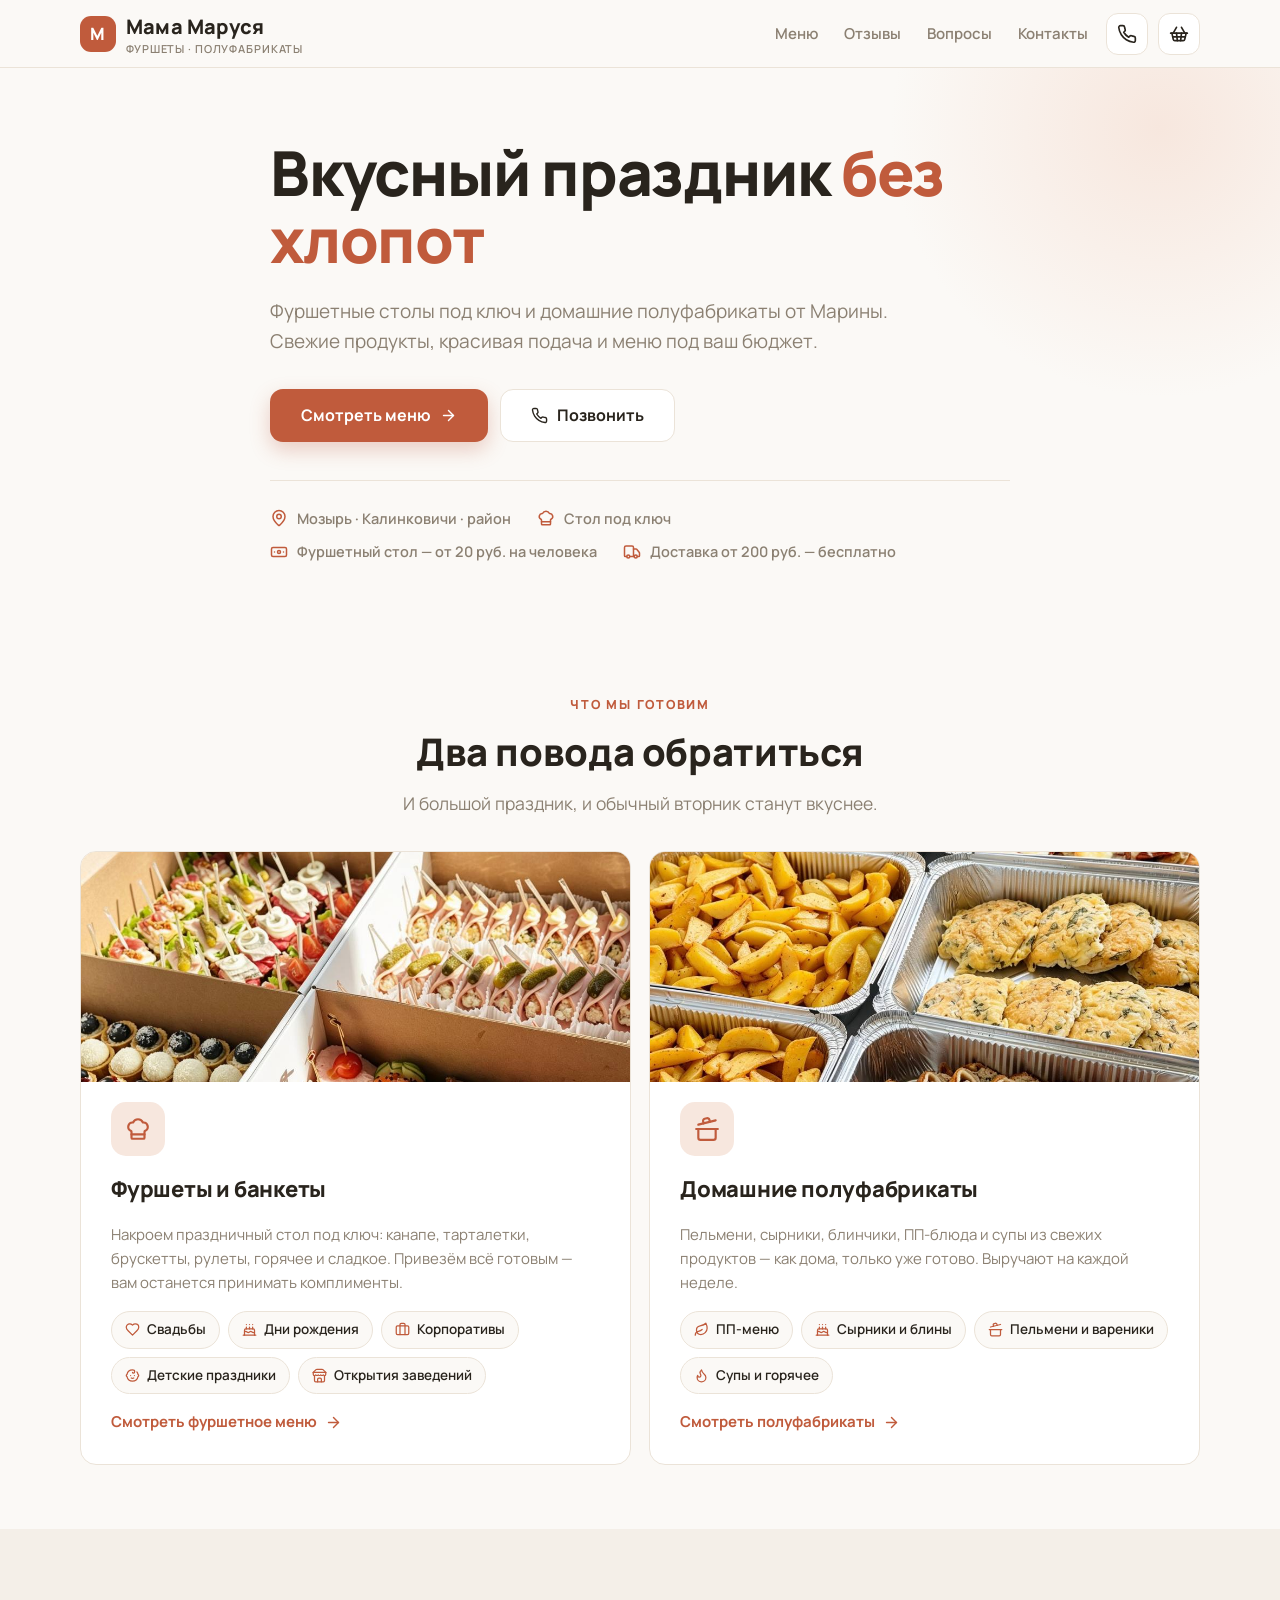
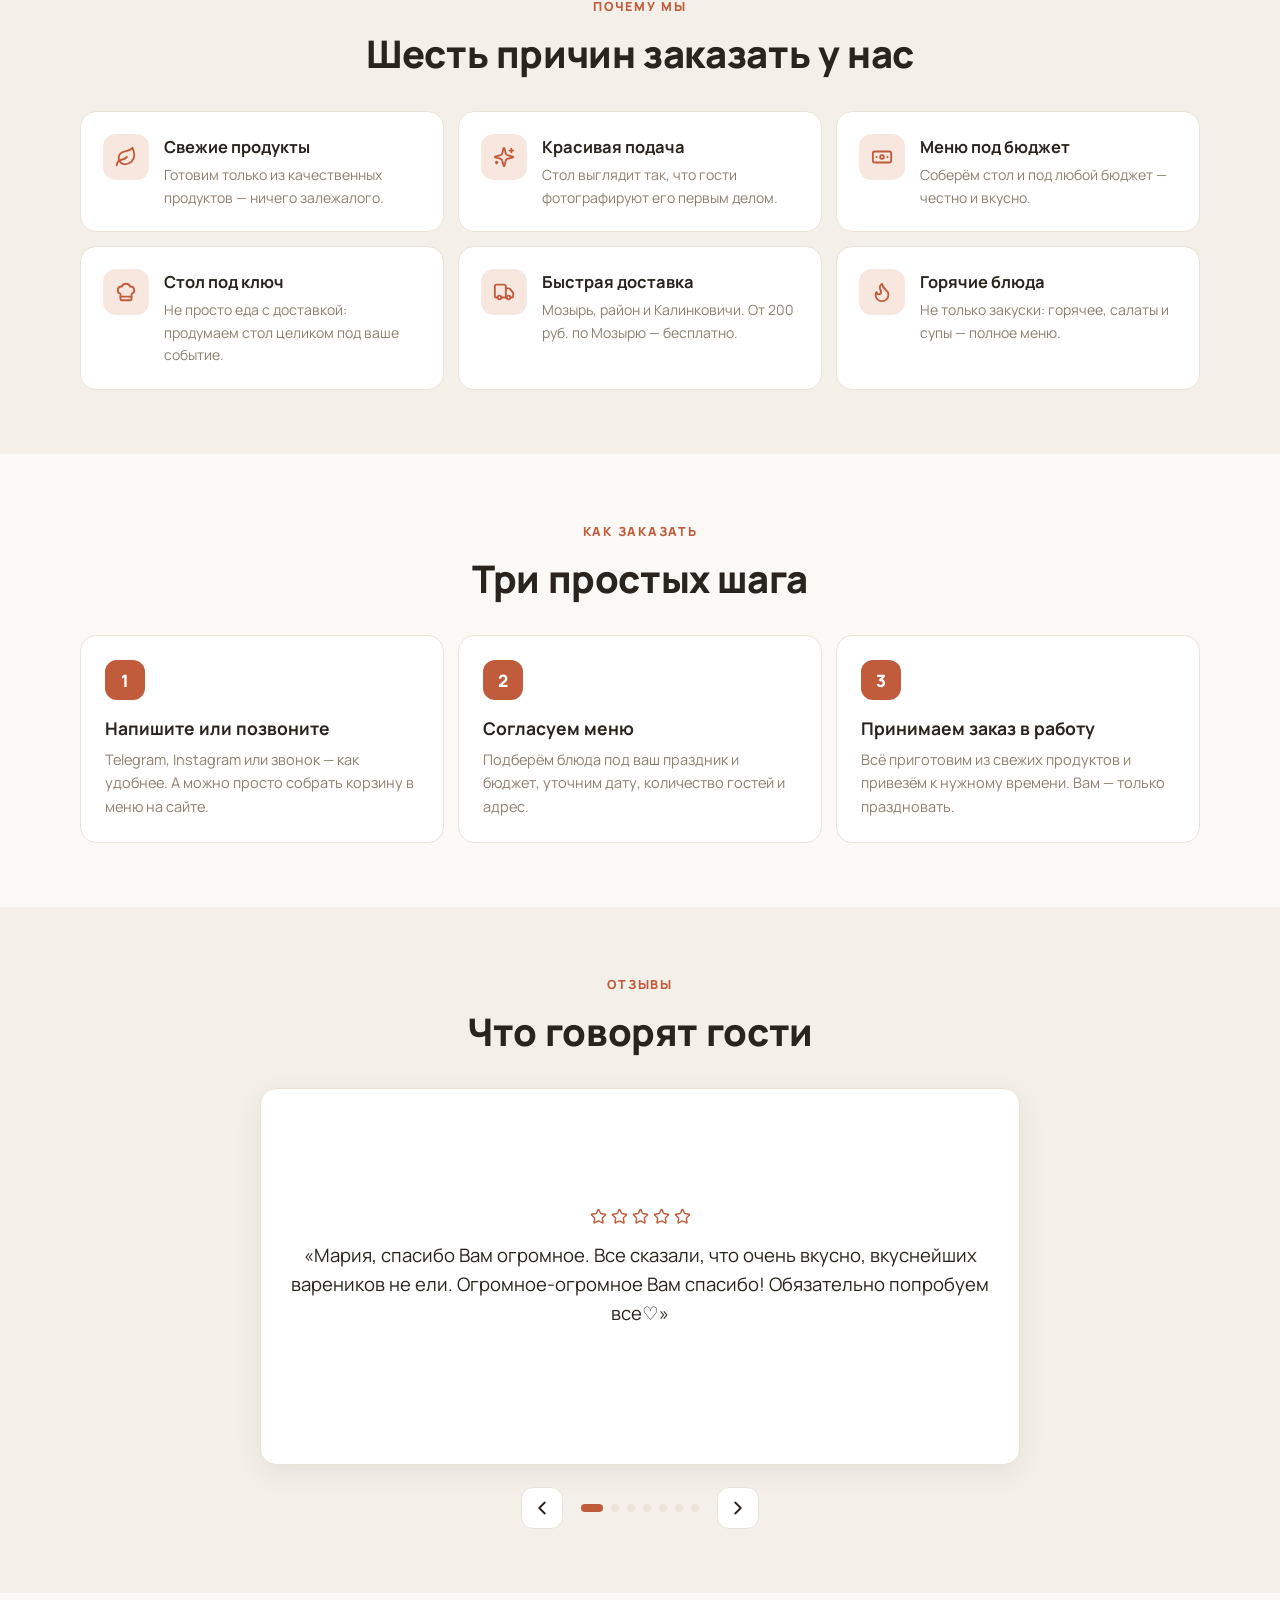
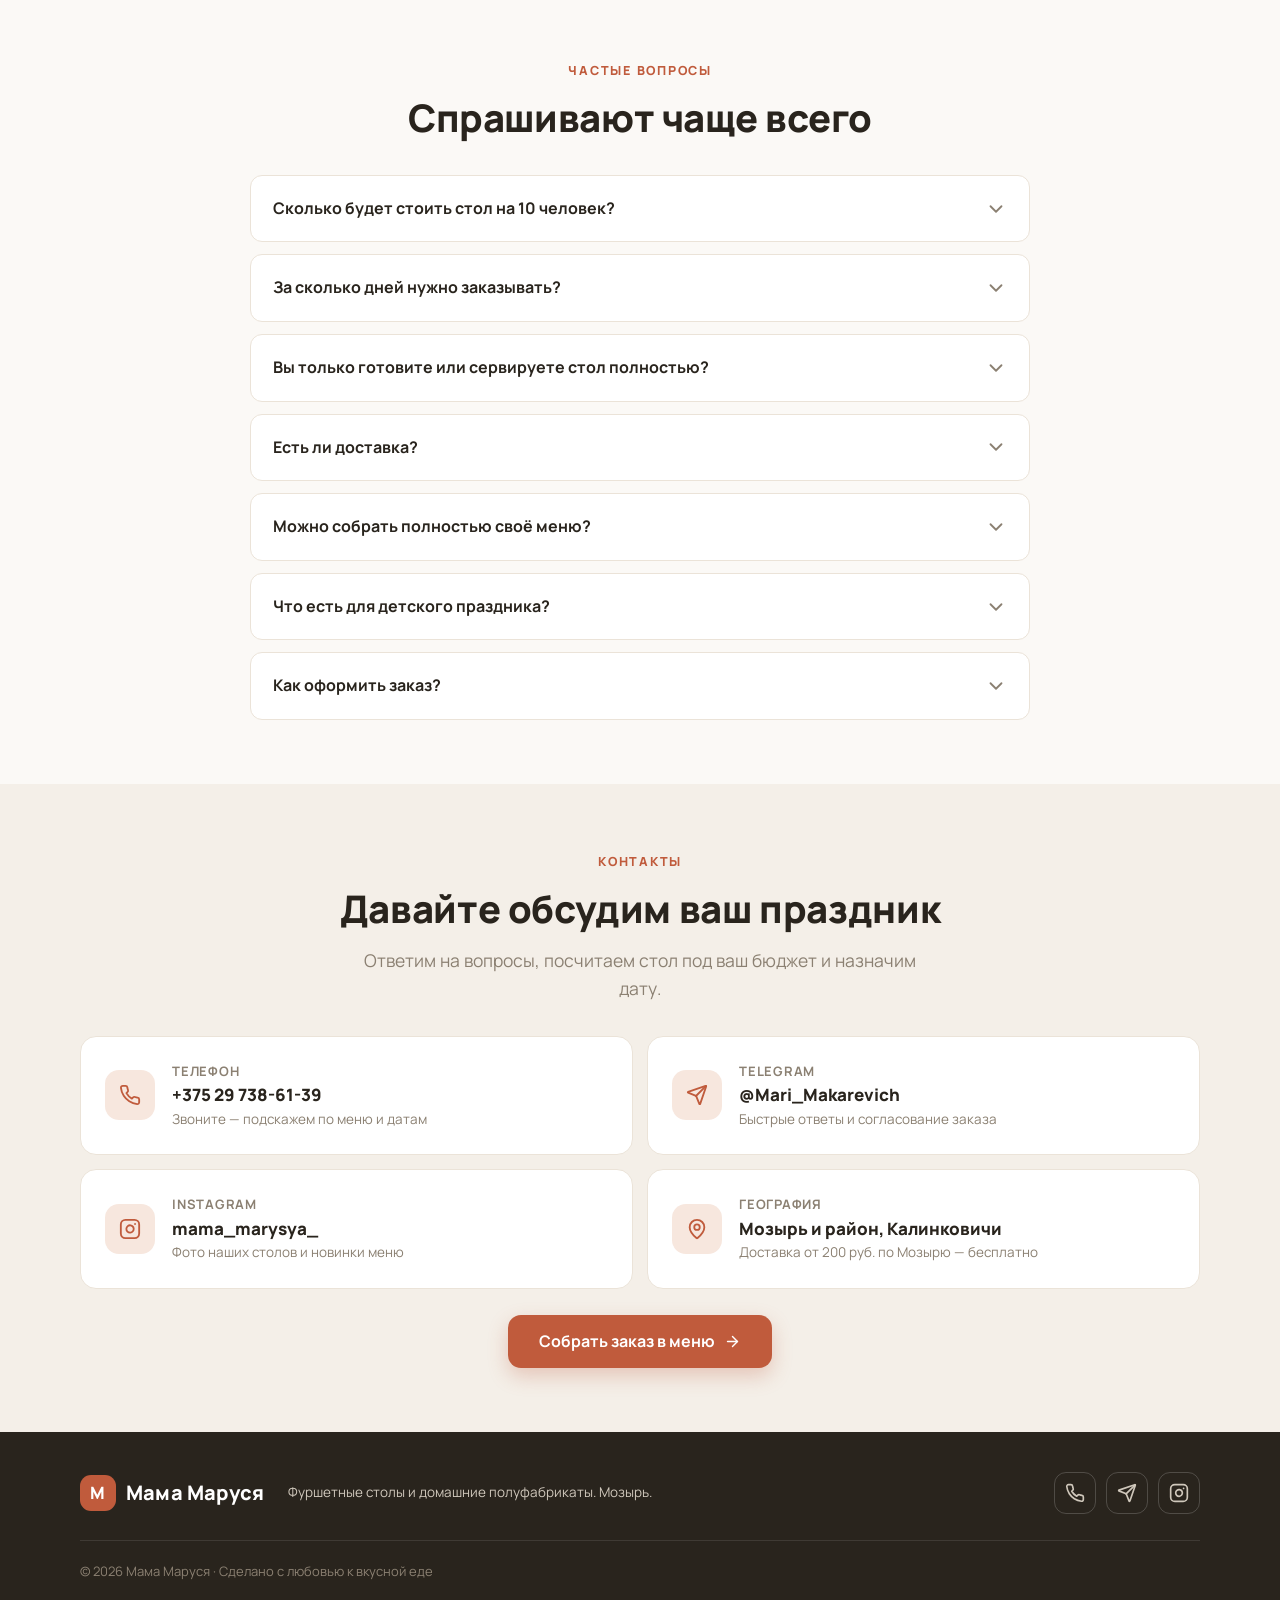
<file: index.html>
<!DOCTYPE html>
<html lang="ru">
<head>
  <meta charset="UTF-8">
  <meta name="viewport" content="width=device-width, initial-scale=1">
  <title>Мама Маруся — фуршетные столы и домашние полуфабрикаты в Мозыре</title>
  <meta name="description" content="Фуршетный мастер Марина: праздничный стол под ключ на свадьбу, корпоратив, день рождения и детский праздник. Домашние полуфабрикаты. Доставка по Мозырю, району и Калинковичам.">
  <meta property="og:title" content="Мама Маруся — фуршетные столы и домашние полуфабрикаты">
  <meta property="og:description" content="Стол под ключ для вашего праздника и вкусные полуфабрикаты на каждый день. Мозырь, Калинковичи и район.">
  <meta property="og:type" content="website">
  <link rel="icon" type="image/svg+xml" href="assets/favicon.svg">
  <link rel="stylesheet" href="css/fonts.css">
  <link rel="stylesheet" href="css/style.css?v=7">
</head>
<body>

  <header class="header">
    <div class="container header-in">
      <a class="logo" href="index.html">
        <span class="logo-mark">М</span>
        <span>Мама Маруся<small>фуршеты · полуфабрикаты</small></span>
      </a>
      <nav class="nav">
        <a href="menu.html">Меню</a>
        <a href="#reviews">Отзывы</a>
        <a href="#faq">Вопросы</a>
        <a href="#contacts">Контакты</a>
      </nav>
      <div class="header-actions">
        <a class="icon-btn" href="tel:+375297386139" aria-label="Позвонить">
          <svg class="ic"><use href="assets/icons.svg#i-phone"/></svg>
        </a>
        <button class="icon-btn" data-cart-open aria-label="Открыть корзину">
          <svg class="ic"><use href="assets/icons.svg#i-shopping-basket"/></svg>
          <span class="cart-badge"></span>
        </button>
      </div>
    </div>
  </header>

  <main>

    <!-- ================= HERO ================= -->
    <section class="hero">
      <div class="container hero-in">
        <h1>Вкусный праздник <em>без хлопот</em></h1>
        <p class="lead">Фуршетные столы под ключ и домашние полуфабрикаты от Марины.
        Свежие продукты, красивая подача и меню под ваш бюджет.</p>
        <div class="hero-cta">
          <a class="btn btn-primary btn-lg" href="menu.html">Смотреть меню
            <svg class="ic ic-sm"><use href="assets/icons.svg#i-arrow-right"/></svg>
          </a>
          <a class="btn btn-ghost btn-lg" href="tel:+375297386139">
            <svg class="ic ic-sm"><use href="assets/icons.svg#i-phone"/></svg>
            Позвонить
          </a>
        </div>
        <div class="hero-facts">
          <span class="fact"><svg class="ic"><use href="assets/icons.svg#i-map-pin"/></svg>Мозырь · Калинковичи · район</span>
          <span class="fact"><svg class="ic"><use href="assets/icons.svg#i-chef-hat"/></svg>Стол под ключ</span>
          <span class="fact"><svg class="ic"><use href="assets/icons.svg#i-banknote"/></svg>Фуршетный стол — от 20 руб. на человека</span>
          <span class="fact"><svg class="ic"><use href="assets/icons.svg#i-truck"/></svg>Доставка от 200 руб. — бесплатно</span>
        </div>
      </div>
    </section>

    <!-- ================= НАПРАВЛЕНИЯ ================= -->
    <section class="section" id="services">
      <div class="container">
        <div class="section-head center">
          <div class="eyebrow">Что мы готовим</div>
          <h2 class="h2">Два повода обратиться</h2>
          <p class="lead">И большой праздник, и обычный вторник станут вкуснее.</p>
        </div>
        <div class="services">
          <article class="service-card" data-photo="photos/cat-photo-Fursh.jpg" data-photo-alt="Фуршетный стол с закусками">
            <div class="service-icon"><svg class="ic"><use href="assets/icons.svg#i-chef-hat"/></svg></div>
            <h3>Фуршеты и банкеты</h3>
            <p>Накроем праздничный стол под ключ: канапе, тарталетки, брускетты, рулеты, горячее и сладкое.
            Привезём всё готовым — вам останется принимать комплименты.</p>
            <div class="service-tags">
              <span class="tag"><svg class="ic"><use href="assets/icons.svg#i-heart"/></svg>Свадьбы</span>
              <span class="tag"><svg class="ic"><use href="assets/icons.svg#i-cake"/></svg>Дни рождения</span>
              <span class="tag"><svg class="ic"><use href="assets/icons.svg#i-briefcase"/></svg>Корпоративы</span>
              <span class="tag"><svg class="ic"><use href="assets/icons.svg#i-baby"/></svg>Детские праздники</span>
              <span class="tag"><svg class="ic"><use href="assets/icons.svg#i-store"/></svg>Открытия заведений</span>
            </div>
            <a class="service-link" href="menu.html#furshet">Смотреть фуршетное меню
              <svg class="ic ic-sm"><use href="assets/icons.svg#i-arrow-right"/></svg>
            </a>
          </article>
          <article class="service-card" data-photo="photos/cat-photo-PF.jpg" data-photo-alt="Домашние полуфабрикаты">
            <div class="service-icon"><svg class="ic"><use href="assets/icons.svg#i-cooking-pot"/></svg></div>
            <h3>Домашние полуфабрикаты</h3>
            <p>Пельмени, сырники, блинчики, ПП-блюда и супы из свежих продуктов — как дома,
            только уже готово. Выручают на каждой неделе.</p>
            <div class="service-tags">
              <span class="tag"><svg class="ic"><use href="assets/icons.svg#i-leaf"/></svg>ПП-меню</span>
              <span class="tag"><svg class="ic"><use href="assets/icons.svg#i-cake"/></svg>Сырники и блины</span>
              <span class="tag"><svg class="ic"><use href="assets/icons.svg#i-cooking-pot"/></svg>Пельмени и вареники</span>
              <span class="tag"><svg class="ic"><use href="assets/icons.svg#i-flame"/></svg>Супы и горячее</span>
            </div>
            <a class="service-link" href="menu.html#pf">Смотреть полуфабрикаты
              <svg class="ic ic-sm"><use href="assets/icons.svg#i-arrow-right"/></svg>
            </a>
          </article>
        </div>
      </div>
    </section>

    <!-- ================= ПРЕИМУЩЕСТВА ================= -->
    <section class="section section-soft" id="features">
      <div class="container">
        <div class="section-head center">
          <div class="eyebrow">Почему мы</div>
          <h2 class="h2">Шесть причин заказать у нас</h2>
        </div>
        <div class="features">
          <div class="feature">
            <div class="feature-icon"><svg class="ic"><use href="assets/icons.svg#i-leaf"/></svg></div>
            <div><h3>Свежие продукты</h3><p>Готовим только из качественных продуктов — ничего залежалого.</p></div>
          </div>
          <div class="feature">
            <div class="feature-icon"><svg class="ic"><use href="assets/icons.svg#i-sparkles"/></svg></div>
            <div><h3>Красивая подача</h3><p>Стол выглядит так, что гости фотографируют его первым делом.</p></div>
          </div>
          <div class="feature">
            <div class="feature-icon"><svg class="ic"><use href="assets/icons.svg#i-banknote"/></svg></div>
            <div><h3>Меню под бюджет</h3><p>Соберём стол и под любой бюджет — честно и вкусно.</p></div>
          </div>
          <div class="feature">
            <div class="feature-icon"><svg class="ic"><use href="assets/icons.svg#i-chef-hat"/></svg></div>
            <div><h3>Стол под ключ</h3><p>Не просто еда с доставкой: продумаем стол целиком под ваше событие.</p></div>
          </div>
          <div class="feature">
            <div class="feature-icon"><svg class="ic"><use href="assets/icons.svg#i-truck"/></svg></div>
            <div><h3>Быстрая доставка</h3><p>Мозырь, район и Калинковичи. От 200 руб. по Мозырю — бесплатно.</p></div>
          </div>
          <div class="feature">
            <div class="feature-icon"><svg class="ic"><use href="assets/icons.svg#i-flame"/></svg></div>
            <div><h3>Горячие блюда</h3><p>Не только закуски: горячее, салаты и супы — полное меню.</p></div>
          </div>
        </div>
      </div>
    </section>

    <!-- ================= КАК ЗАКАЗАТЬ ================= -->
    <section class="section" id="how">
      <div class="container">
        <div class="section-head center">
          <div class="eyebrow">Как заказать</div>
          <h2 class="h2">Три простых шага</h2>
        </div>
        <div class="steps">
          <div class="step">
            <div class="step-num">1</div>
            <h3>Напишите или позвоните</h3>
            <p>Telegram, Instagram или звонок — как удобнее. А можно просто собрать корзину в меню на сайте.</p>
          </div>
          <div class="step">
            <div class="step-num">2</div>
            <h3>Согласуем меню</h3>
            <p>Подберём блюда под ваш праздник и бюджет, уточним дату, количество гостей и адрес.</p>
          </div>
          <div class="step">
            <div class="step-num">3</div>
            <h3>Принимаем заказ в работу</h3>
            <p>Всё приготовим из свежих продуктов и привезём к нужному времени. Вам — только праздновать.</p>
          </div>
        </div>
      </div>
    </section>

    <!-- ================= ОТЗЫВЫ ================= -->
    <section class="section section-soft" id="reviews">
      <div class="container">
        <div class="section-head center">
          <div class="eyebrow">Отзывы</div>
          <h2 class="h2">Что говорят гости</h2>
        </div>
        <div class="reviews-box" id="reviewsBox"></div>
      </div>
    </section>

    <!-- ================= FAQ ================= -->
    <section class="section" id="faq">
      <div class="container">
        <div class="section-head center">
          <div class="eyebrow">Частые вопросы</div>
          <h2 class="h2">Спрашивают чаще всего</h2>
        </div>
        <div class="faq-list" id="faqList"></div>
      </div>
    </section>

    <!-- ================= КОНТАКТЫ ================= -->
    <section class="section section-soft" id="contacts">
      <div class="container">
        <div class="section-head center">
          <div class="eyebrow">Контакты</div>
          <h2 class="h2">Давайте обсудим ваш праздник</h2>
          <p class="lead">Ответим на вопросы, посчитаем стол под ваш бюджет и назначим дату.</p>
        </div>
        <div class="contacts-grid">
          <a class="contact-card" href="tel:+375297386139">
            <div class="contact-icon"><svg class="ic"><use href="assets/icons.svg#i-phone"/></svg></div>
            <div>
              <div class="contact-label">Телефон</div>
              <div class="contact-value">+375 29 738-61-39</div>
              <div class="contact-note">Звоните — подскажем по меню и датам</div>
            </div>
          </a>
          <a class="contact-card" href="https://t.me/Mari_Makarevich" target="_blank" rel="noopener">
            <div class="contact-icon"><svg class="ic"><use href="assets/icons.svg#i-send"/></svg></div>
            <div>
              <div class="contact-label">Telegram</div>
              <div class="contact-value">@Mari_Makarevich</div>
              <div class="contact-note">Быстрые ответы и согласование заказа</div>
            </div>
          </a>
          <a class="contact-card" href="https://www.instagram.com/mama_marysya_" target="_blank" rel="noopener">
            <div class="contact-icon"><svg class="ic"><use href="assets/icons.svg#i-instagram"/></svg></div>
            <div>
              <div class="contact-label">Instagram</div>
              <div class="contact-value">mama_marysya_</div>
              <div class="contact-note">Фото наших столов и новинки меню</div>
            </div>
          </a>
          <div class="contact-card">
            <div class="contact-icon"><svg class="ic"><use href="assets/icons.svg#i-map-pin"/></svg></div>
            <div>
              <div class="contact-label">География</div>
              <div class="contact-value">Мозырь и район, Калинковичи</div>
              <div class="contact-note">Доставка от 200 руб. по Мозырю — бесплатно</div>
            </div>
          </div>
        </div>
        <div class="contacts-cta">
          <a class="btn btn-primary btn-lg" href="menu.html">Собрать заказ в меню
            <svg class="ic ic-sm"><use href="assets/icons.svg#i-arrow-right"/></svg>
          </a>
        </div>
      </div>
    </section>

  </main>

  <footer class="footer">
    <div class="container">
      <div class="footer-in">
        <a class="logo" href="index.html">
          <span class="logo-mark">М</span>
          <span>Мама Маруся</span>
        </a>
        <div class="footer-note">Фуршетные столы и домашние полуфабрикаты. Мозырь.</div>
        <div class="footer-social">
          <a class="icon-btn" href="tel:+375297386139" aria-label="Позвонить"><svg class="ic"><use href="assets/icons.svg#i-phone"/></svg></a>
          <a class="icon-btn" href="https://t.me/Mari_Makarevich" target="_blank" rel="noopener" aria-label="Telegram"><svg class="ic"><use href="assets/icons.svg#i-send"/></svg></a>
          <a class="icon-btn" href="https://www.instagram.com/mama_marysya_" target="_blank" rel="noopener" aria-label="Instagram"><svg class="ic"><use href="assets/icons.svg#i-instagram"/></svg></a>
        </div>
      </div>
      <div class="footer-bottom">© <span id="year"></span> Мама Маруся · Сделано с любовью к вкусной еде</div>
    </div>
  </footer>

  <script src="js/data.js?v=2"></script>
  <script src="js/main.js"></script>
  <script src="js/home.js?v=6"></script>
</body>
</html>
</file>
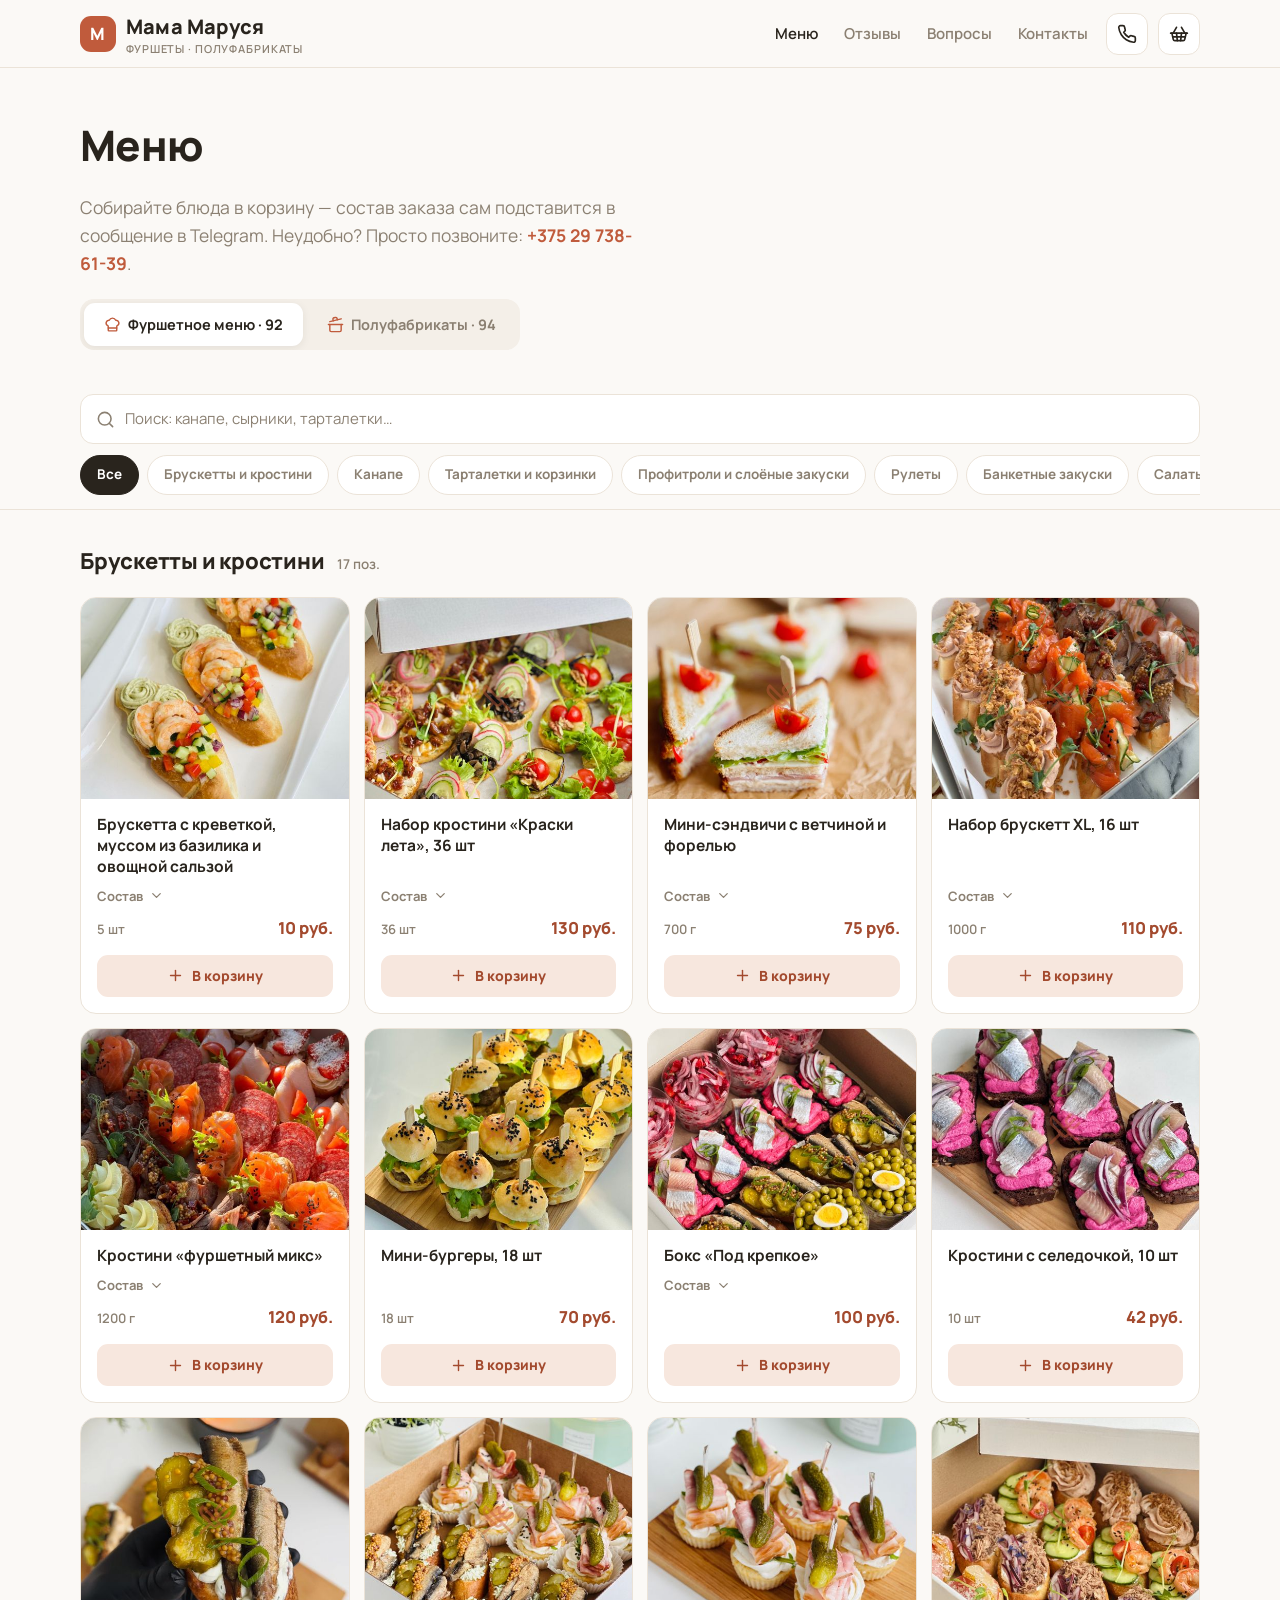
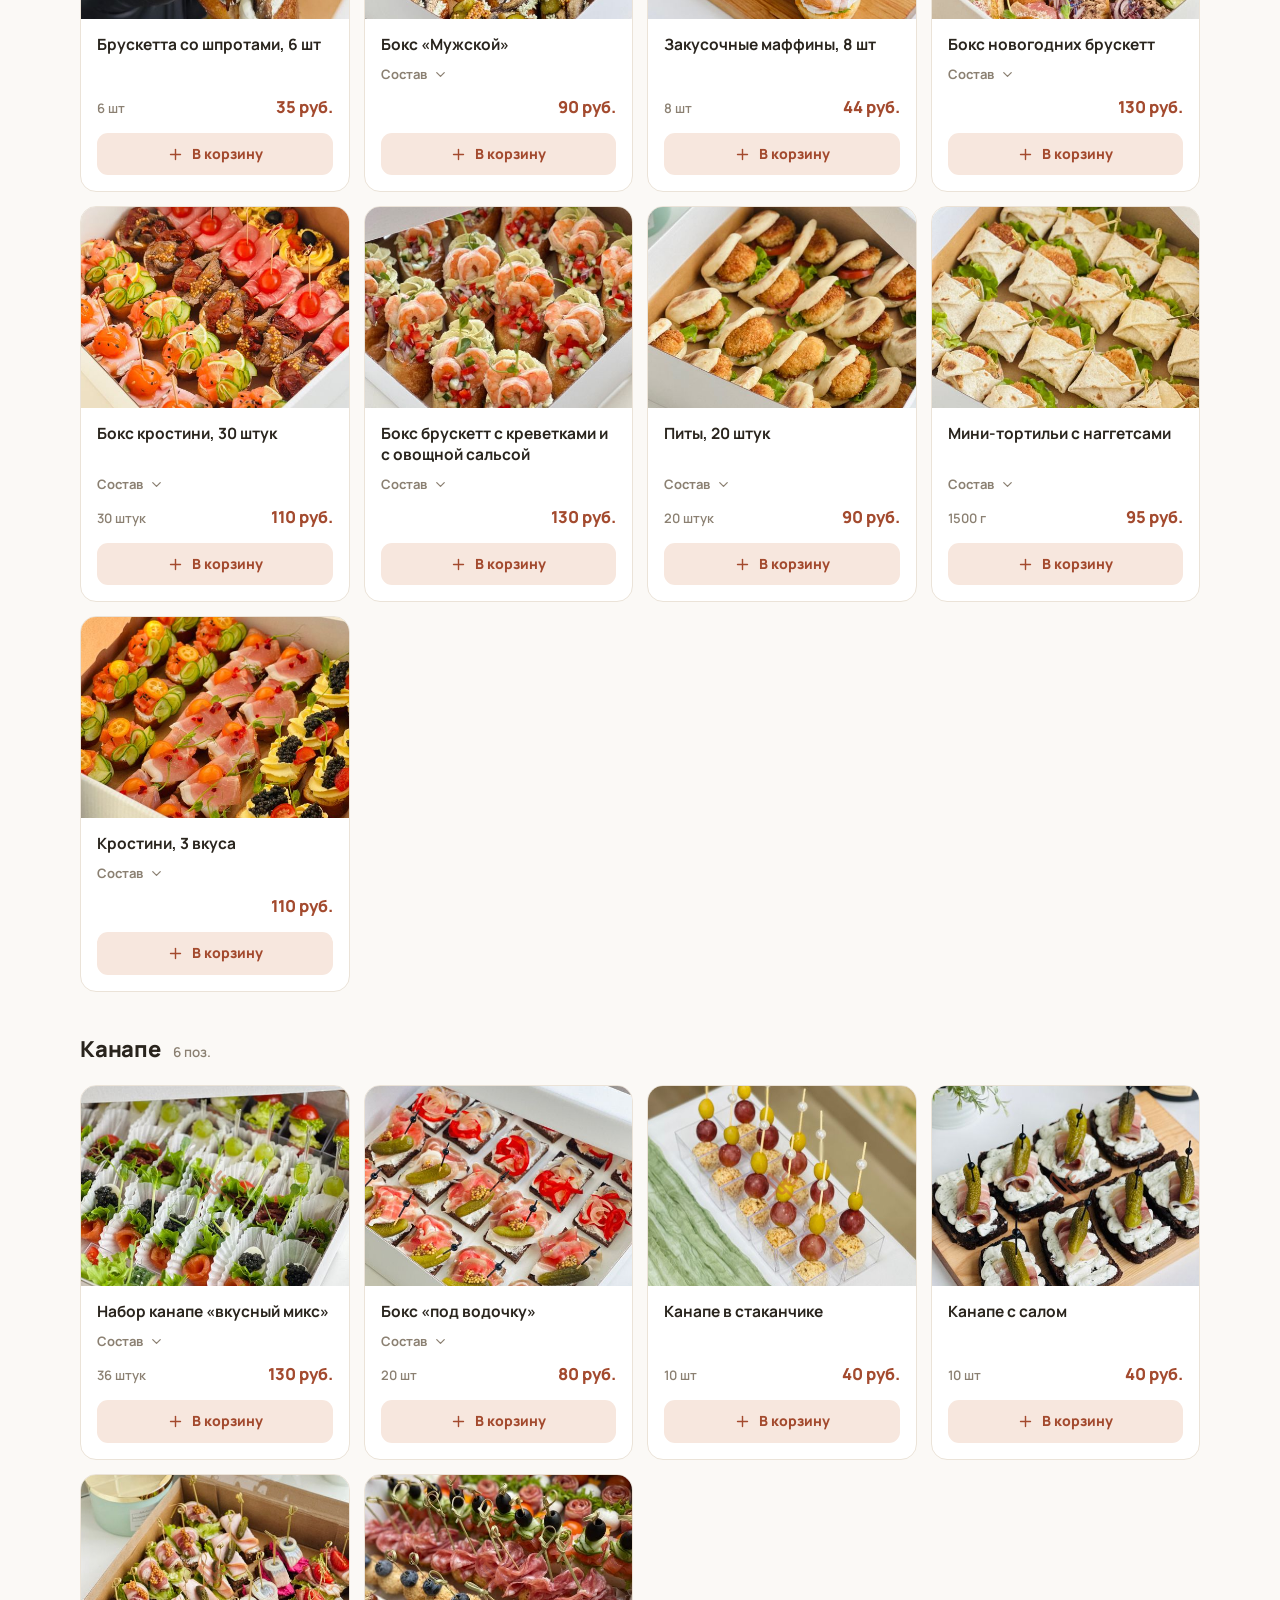
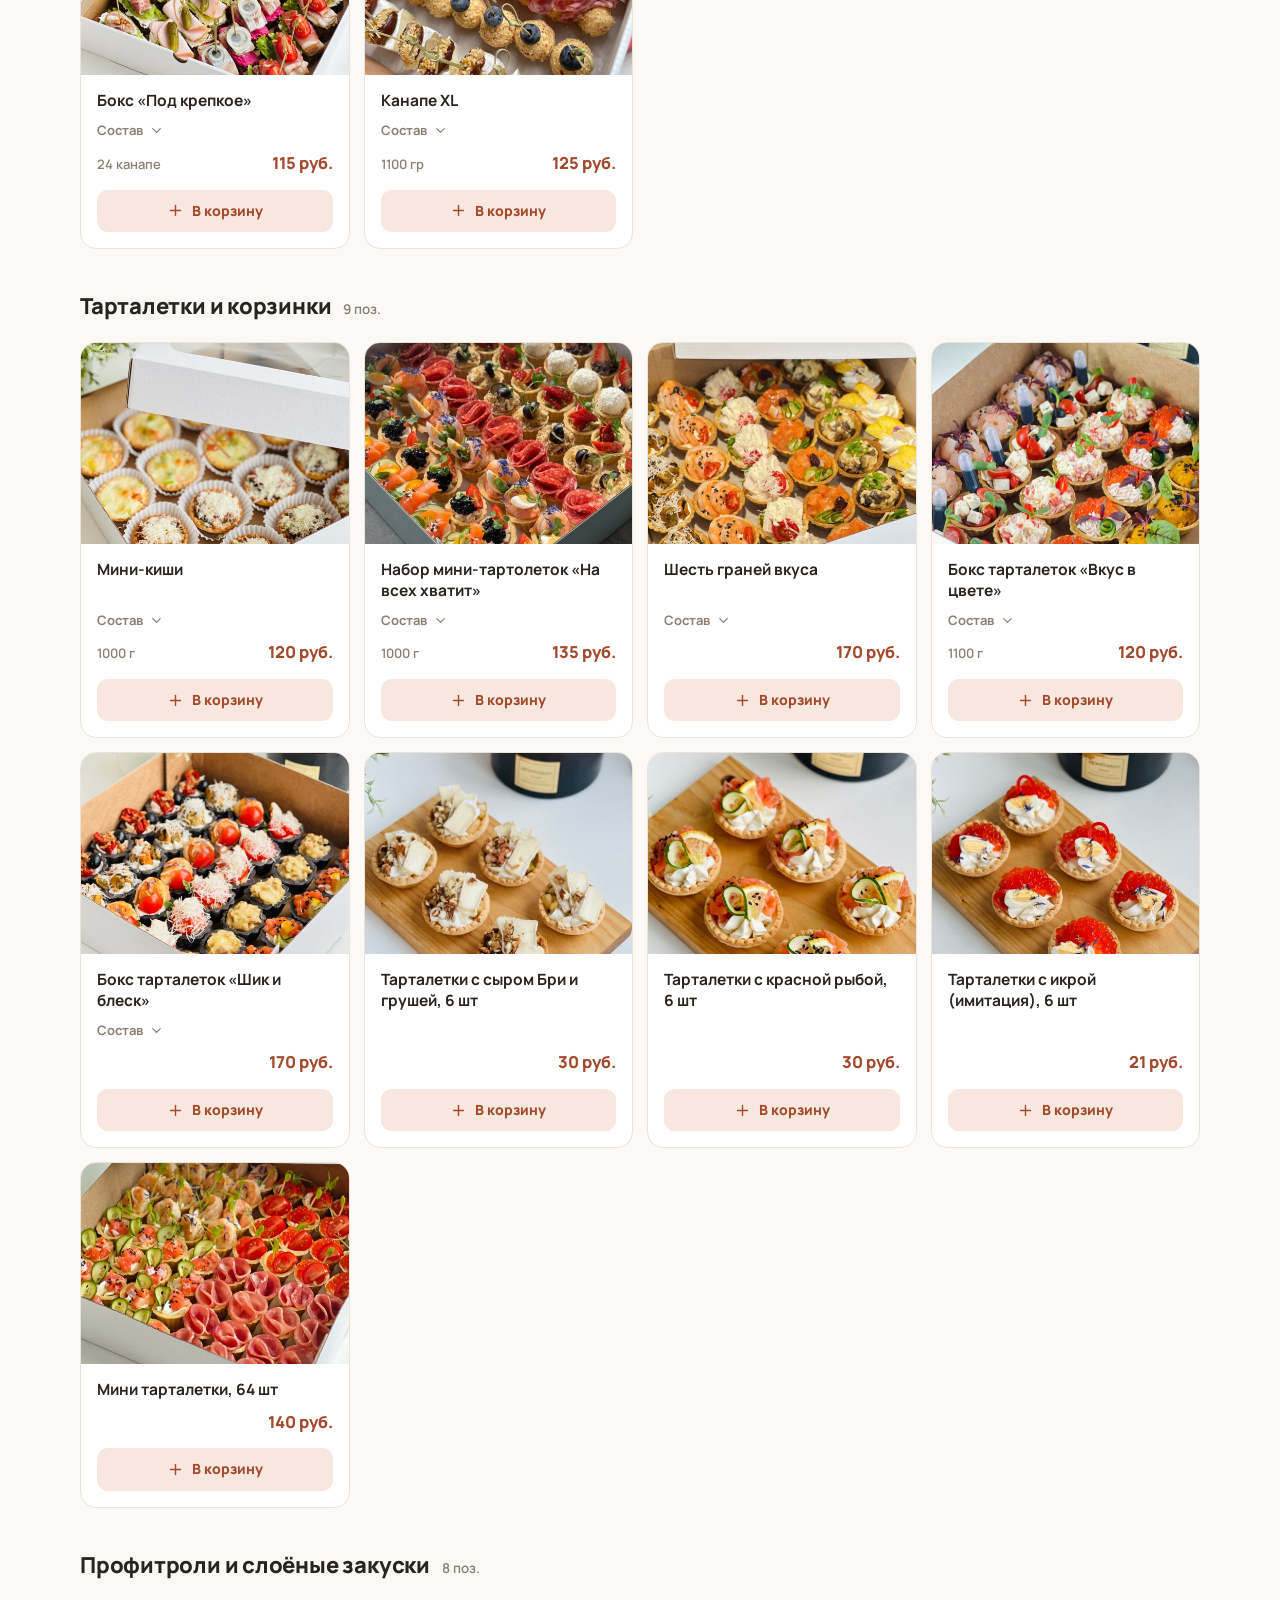
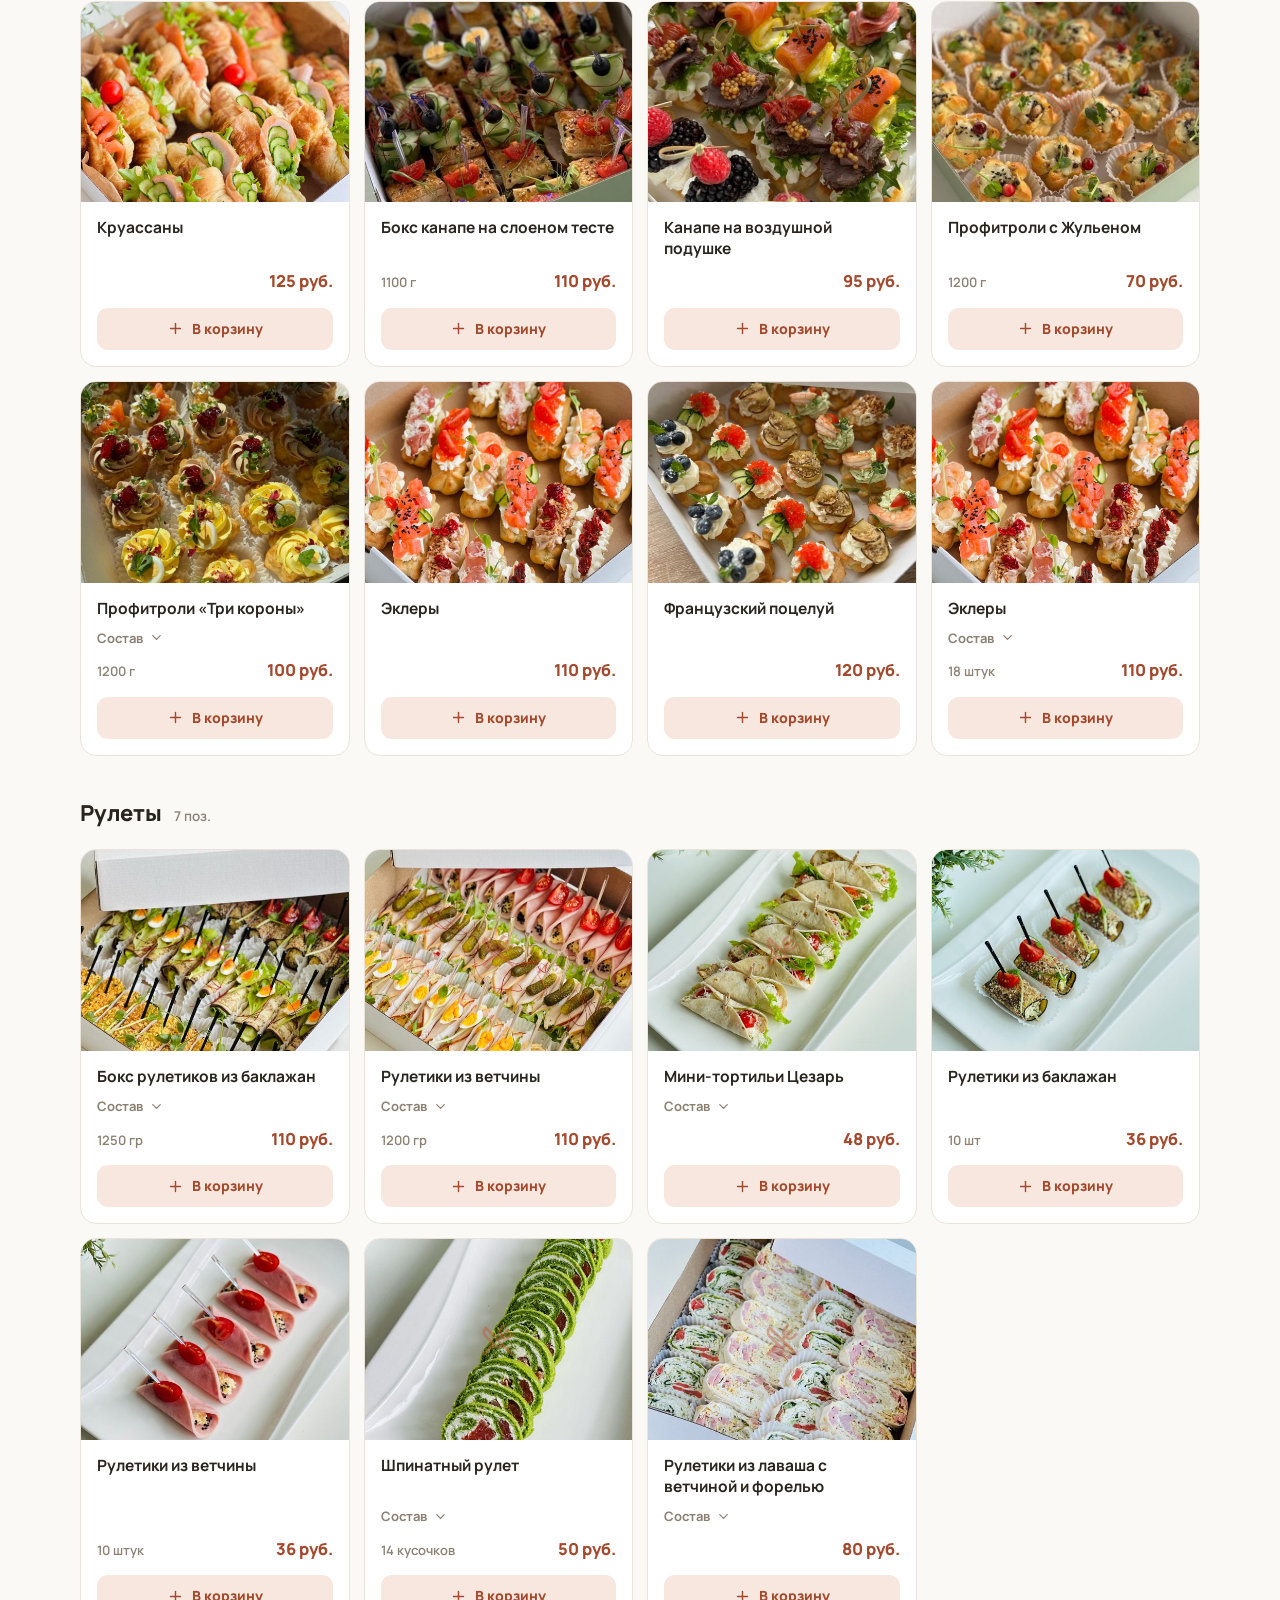
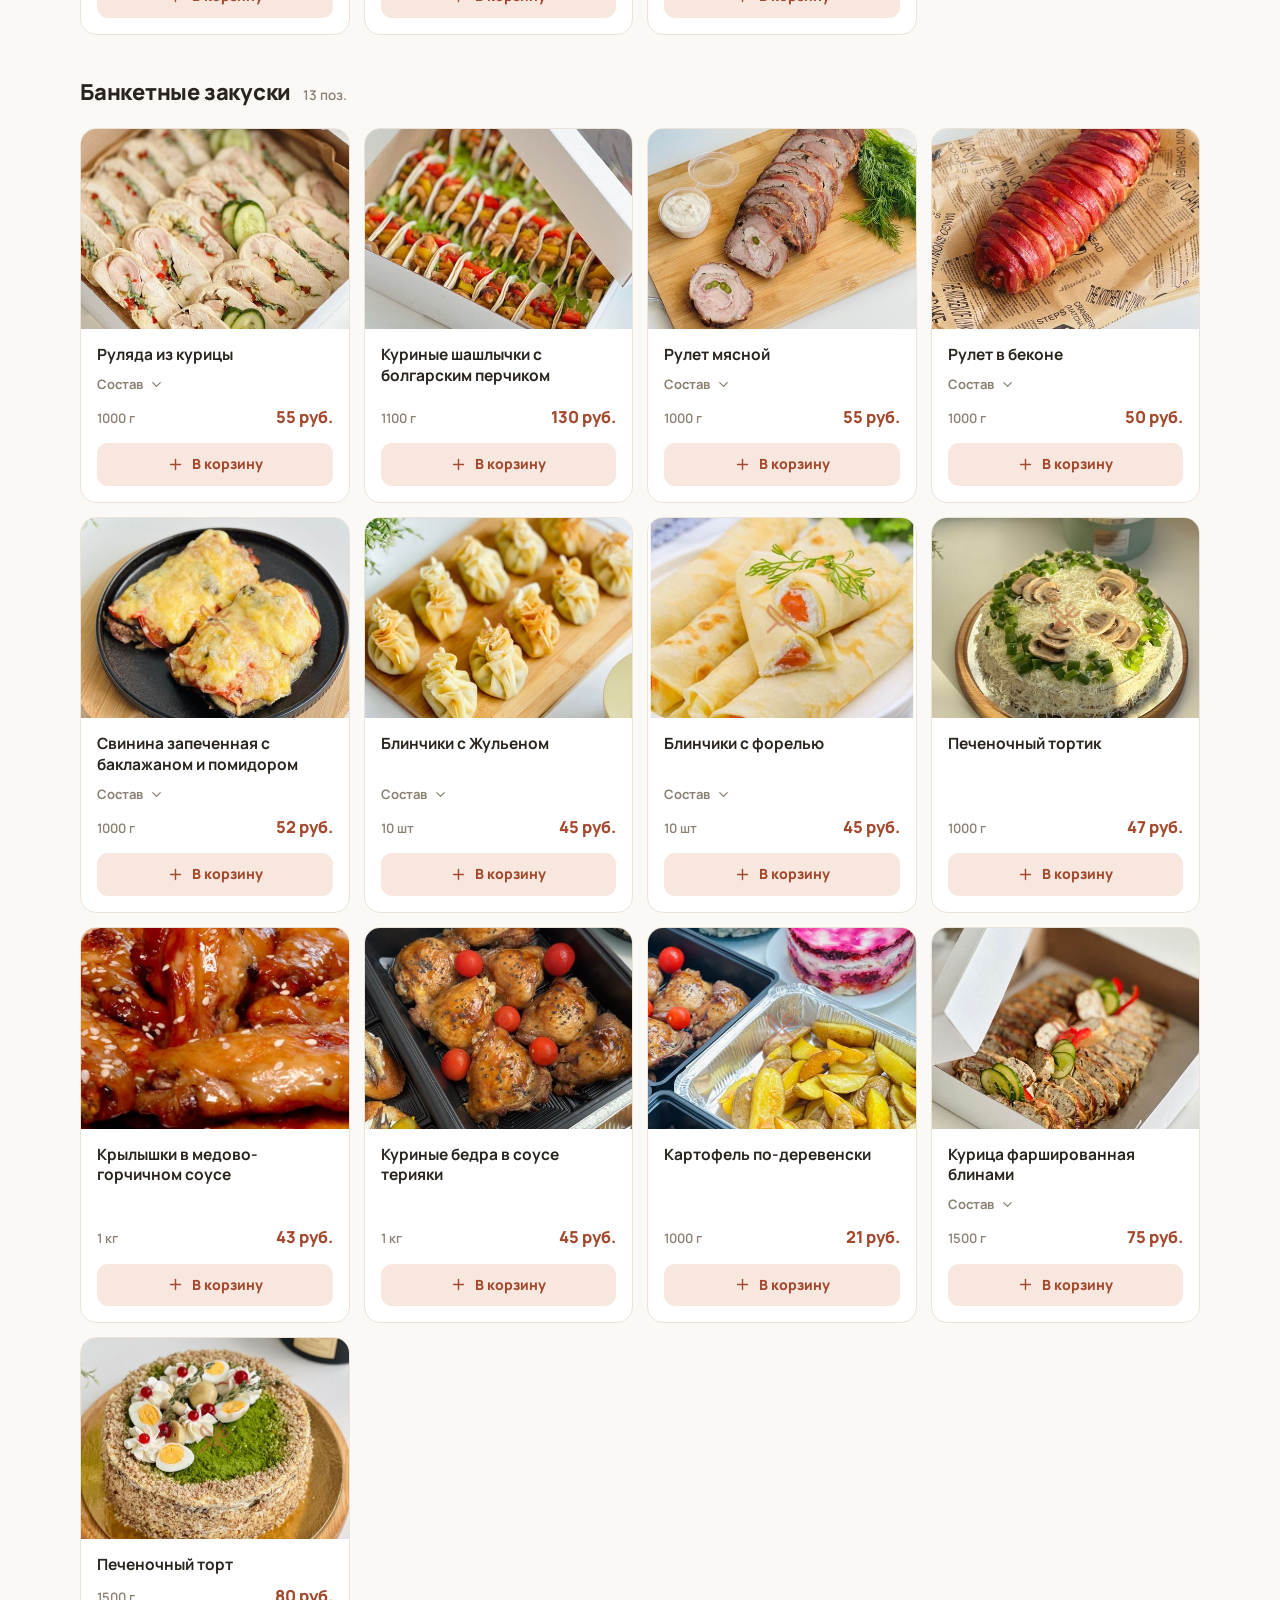
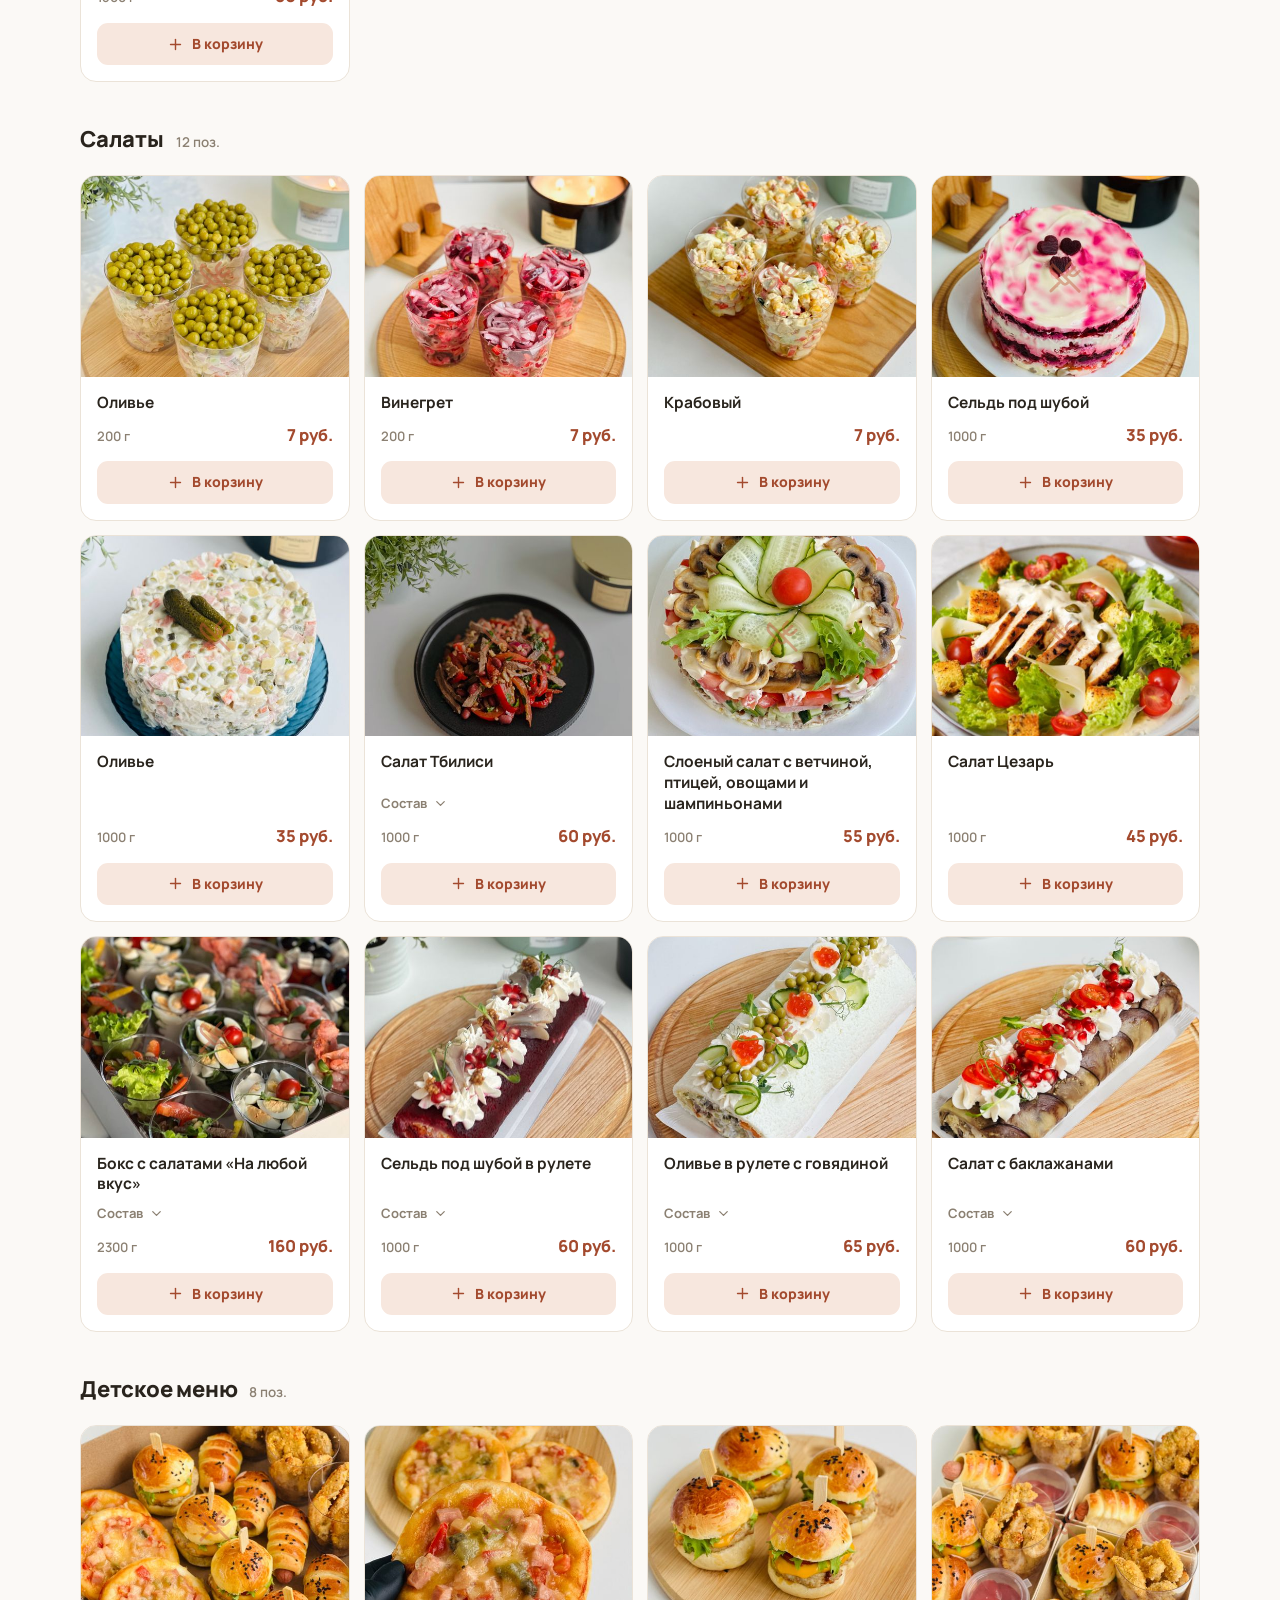
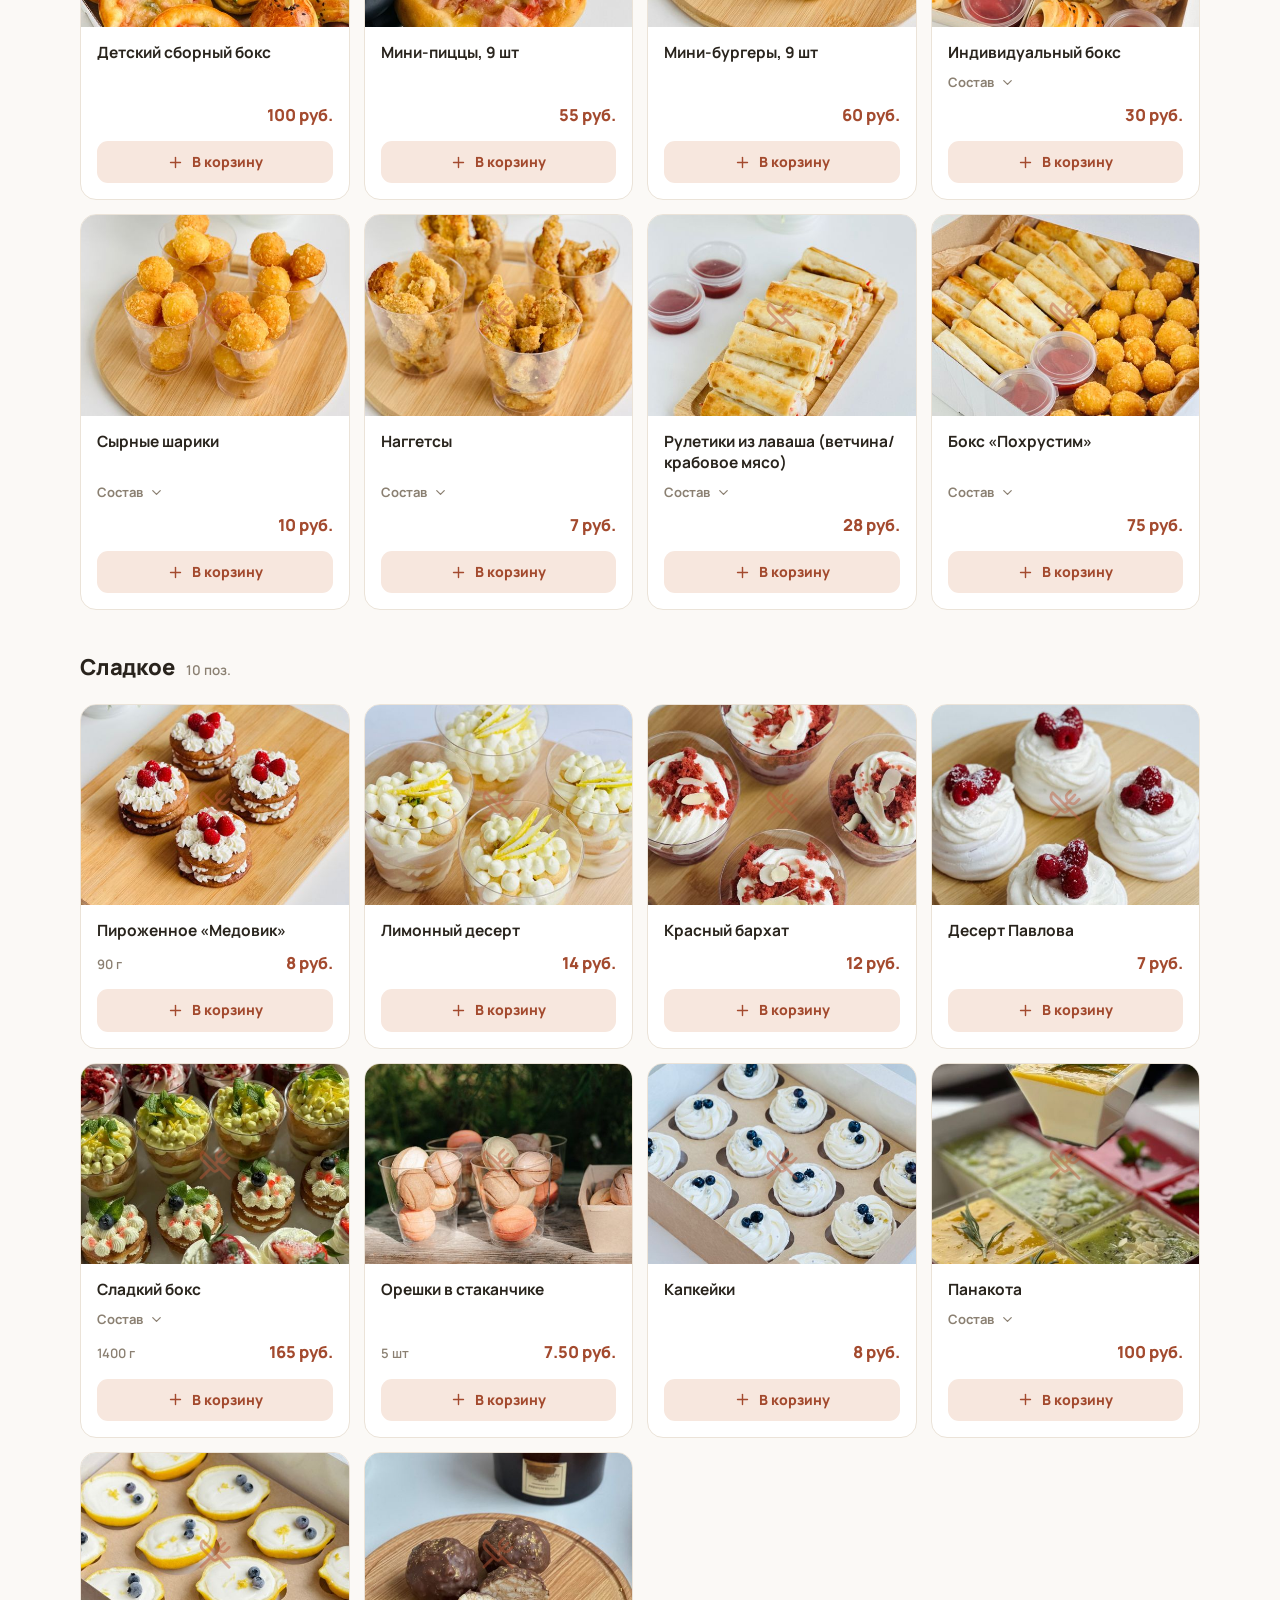
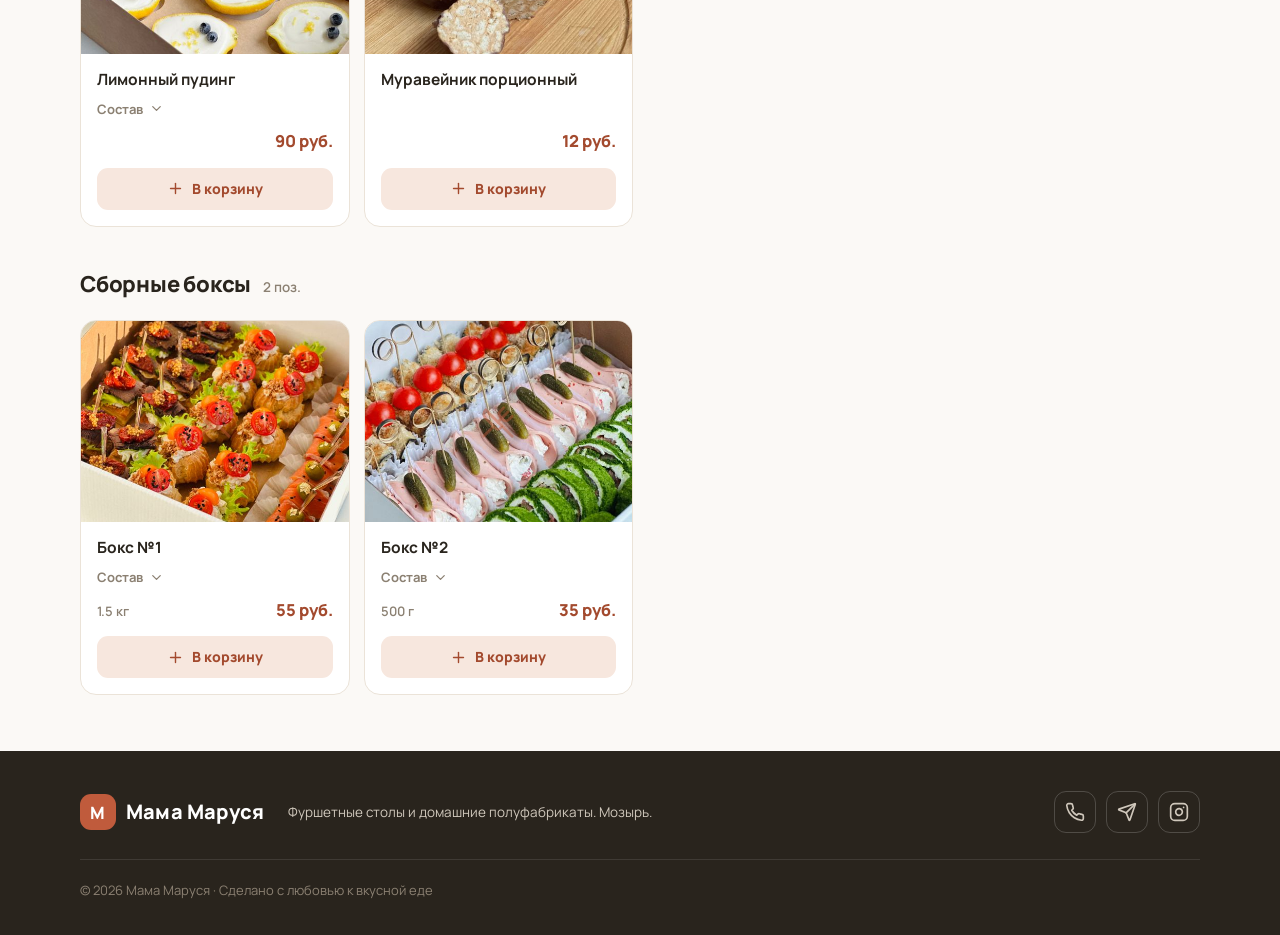
<file: menu.html>
<!DOCTYPE html>
<html lang="ru">
<head>
  <meta charset="UTF-8">
  <meta name="viewport" content="width=device-width, initial-scale=1">
  <title>Меню — Мама Маруся | Фуршетные блюда и полуфабрикаты в Мозыре</title>
  <meta name="description" content="Меню фуршетного мастера Марины: канапе, тарталетки, брускетты, профитроли, салаты, горячее, сладкое, детское меню и домашние полуфабрикаты. Цены указаны, заказ через корзину в Telegram.">
  <meta property="og:title" content="Меню — Мама Маруся">
  <meta property="og:description" content="Фуршетное меню и домашние полуфабрикаты с ценами. Соберите заказ в корзине и отправьте в Telegram.">
  <meta property="og:type" content="website">
  <link rel="icon" type="image/svg+xml" href="assets/favicon.svg">
  <link rel="stylesheet" href="css/fonts.css">
  <link rel="stylesheet" href="css/style.css?v=5">
</head>
<body>

  <header class="header">
    <div class="container header-in">
      <a class="logo" href="index.html">
        <span class="logo-mark">М</span>
        <span>Мама Маруся<small>фуршеты · полуфабрикаты</small></span>
      </a>
      <nav class="nav">
        <a href="menu.html" style="color: var(--ink)">Меню</a>
        <a href="index.html#reviews">Отзывы</a>
        <a href="index.html#faq">Вопросы</a>
        <a href="index.html#contacts">Контакты</a>
      </nav>
      <div class="header-actions">
        <a class="icon-btn" href="tel:+375297386139" aria-label="Позвонить">
          <svg class="ic"><use href="assets/icons.svg#i-phone"/></svg>
        </a>
        <button class="icon-btn" data-cart-open aria-label="Открыть корзину">
          <svg class="ic"><use href="assets/icons.svg#i-shopping-basket"/></svg>
          <span class="cart-badge"></span>
        </button>
      </div>
    </div>
  </header>

  <main>
    <section class="menu-hero">
      <div class="container">
        <h1>Меню</h1>
        <p class="lead">Собирайте блюда в корзину — состав заказа сам подставится в сообщение в Telegram. Неудобно? Просто позвоните: <a href="tel:+375297386139" style="color: var(--accent); font-weight:700">+375 29 738-61-39</a>.</p>
        <div class="tabs" id="groupTabs"></div>
      </div>
    </section>

    <div class="menu-toolbar">
      <div class="container menu-toolbar-in">
        <div class="search-box">
          <svg class="ic"><use href="assets/icons.svg#i-search"/></svg>
          <input type="search" id="menuSearch" placeholder="Поиск: канапе, сырники, тарталетки…" autocomplete="off">
          <button class="icon-btn search-clear" id="searchClear" aria-label="Очистить поиск" style="width:32px;height:32px;border:0">
            <svg class="ic ic-sm"><use href="assets/icons.svg#i-x"/></svg>
          </button>
        </div>
        <div class="chips" id="catChips"></div>
      </div>
    </div>

    <div class="container" id="menuRoot"></div>
  </main>

  <footer class="footer" style="margin-top: 50px">
    <div class="container">
      <div class="footer-in">
        <a class="logo" href="index.html">
          <span class="logo-mark">М</span>
          <span>Мама Маруся</span>
        </a>
        <div class="footer-note">Фуршетные столы и домашние полуфабрикаты. Мозырь.</div>
        <div class="footer-social">
          <a class="icon-btn" href="tel:+375297386139" aria-label="Позвонить"><svg class="ic"><use href="assets/icons.svg#i-phone"/></svg></a>
          <a class="icon-btn" href="https://t.me/Mari_Makarevich" target="_blank" rel="noopener" aria-label="Telegram"><svg class="ic"><use href="assets/icons.svg#i-send"/></svg></a>
          <a class="icon-btn" href="https://www.instagram.com/mama_marysya_" target="_blank" rel="noopener" aria-label="Instagram"><svg class="ic"><use href="assets/icons.svg#i-instagram"/></svg></a>
        </div>
      </div>
      <div class="footer-bottom">© <span id="year"></span> Мама Маруся · Сделано с любовью к вкусной еде</div>
    </div>
  </footer>

  <script src="js/data.js?v=2"></script>
  <script src="js/main.js"></script>
  <script src="js/menu.js?v=4"></script>
</body>
</html>
</file>
<file: css/fonts.css>
/* cyrillic-ext */
@font-face {
  font-family: 'Manrope';
  font-style: normal;
  font-weight: 400 800;
  font-display: swap;
  src: url(../fonts/manrope-1.woff2) format('woff2');
  unicode-range: U+0460-052F, U+1C80-1C8A, U+20B4, U+2DE0-2DFF, U+A640-A69F, U+FE2E-FE2F;
}
/* cyrillic */
@font-face {
  font-family: 'Manrope';
  font-style: normal;
  font-weight: 400 800;
  font-display: swap;
  src: url(../fonts/manrope-2.woff2) format('woff2');
  unicode-range: U+0301, U+0400-045F, U+0490-0491, U+04B0-04B1, U+2116;
}
/* greek */
@font-face {
  font-family: 'Manrope';
  font-style: normal;
  font-weight: 400 800;
  font-display: swap;
  src: url(../fonts/manrope-3.woff2) format('woff2');
  unicode-range: U+0370-0377, U+037A-037F, U+0384-038A, U+038C, U+038E-03A1, U+03A3-03FF;
}
/* vietnamese */
@font-face {
  font-family: 'Manrope';
  font-style: normal;
  font-weight: 400 800;
  font-display: swap;
  src: url(../fonts/manrope-4.woff2) format('woff2');
  unicode-range: U+0102-0103, U+0110-0111, U+0128-0129, U+0168-0169, U+01A0-01A1, U+01AF-01B0, U+0300-0301, U+0303-0304, U+0308-0309, U+0323, U+0329, U+1EA0-1EF9, U+20AB;
}
/* latin-ext */
@font-face {
  font-family: 'Manrope';
  font-style: normal;
  font-weight: 400 800;
  font-display: swap;
  src: url(../fonts/manrope-5.woff2) format('woff2');
  unicode-range: U+0100-02BA, U+02BD-02C5, U+02C7-02CC, U+02CE-02D7, U+02DD-02FF, U+0304, U+0308, U+0329, U+1D00-1DBF, U+1E00-1E9F, U+1EF2-1EFF, U+2020, U+20A0-20AB, U+20AD-20C0, U+2113, U+2C60-2C7F, U+A720-A7FF;
}
/* latin */
@font-face {
  font-family: 'Manrope';
  font-style: normal;
  font-weight: 400 800;
  font-display: swap;
  src: url(../fonts/manrope-6.woff2) format('woff2');
  unicode-range: U+0000-00FF, U+0131, U+0152-0153, U+02BB-02BC, U+02C6, U+02DA, U+02DC, U+0304, U+0308, U+0329, U+2000-206F, U+20AC, U+2122, U+2191, U+2193, U+2212, U+2215, U+FEFF, U+FFFD;
}
</file>
<file: css/style.css>
/* ============================================================
   МАМА МАРУСЯ — стили сайта
   Светлый минимализм: тёплый белый, терракотовый акцент, Manrope
   ============================================================ */

:root {
  --bg: #FBF9F6;
  --bg-soft: #F4EFE8;
  --card: #FFFFFF;
  --ink: #29241D;
  --muted: #8B8072;
  --line: #EBE3D8;
  --accent: #C05B3C;
  --accent-dark: #A34A2E;
  --accent-soft: #F7E7DE;
  --ok: #4A7C59;
  --ok-soft: #E8F2EA;
  --radius: 16px;
  --radius-sm: 12px;
  --shadow: 0 8px 28px rgba(41, 36, 29, .07);
  --shadow-lg: 0 18px 50px rgba(41, 36, 29, .14);
  --header-h: 68px;
  --font: 'Manrope', system-ui, -apple-system, 'Segoe UI', sans-serif;
}

* { box-sizing: border-box; margin: 0; padding: 0; }

html { scroll-behavior: smooth; }
html, body { overflow-x: clip; } /* страховка от случайного горизонтального скролла (clip не ломает sticky) */

body {
  font-family: var(--font);
  background: var(--bg);
  color: var(--ink);
  line-height: 1.6;
  -webkit-font-smoothing: antialiased;
}

img { display: block; max-width: 100%; }
a { color: inherit; text-decoration: none; }
button { font: inherit; color: inherit; background: none; border: 0; cursor: pointer; }
input { font: inherit; }

.container { max-width: 1160px; margin: 0 auto; padding: 0 20px; }

section { scroll-margin-top: calc(var(--header-h) + 12px); }

/* ---------- иконки ---------- */
.ic {
  width: 22px; height: 22px;
  flex: none;
  vertical-align: -0.18em;
}
.ic-sm { width: 17px; height: 17px; }
.ic-lg { width: 28px; height: 28px; }

/* ---------- шапка ---------- */
.header {
  position: sticky; top: 0; z-index: 50;
  height: var(--header-h);
  background: rgba(251, 249, 246, .92);
  backdrop-filter: blur(10px);
  border-bottom: 1px solid var(--line);
}
.header-in {
  height: 100%;
  display: flex; align-items: center; gap: 18px;
}
.logo {
  font-weight: 800; font-size: 20px; letter-spacing: .01em;
  display: flex; align-items: center; gap: 10px;
}
.logo-mark {
  width: 36px; height: 36px; border-radius: 11px;
  background: var(--accent); color: #fff;
  display: grid; place-items: center;
  font-size: 17px; font-weight: 800;
}
.logo small { display: block; font-size: 11px; font-weight: 600; color: var(--muted); letter-spacing: .08em; text-transform: uppercase; line-height: 1.1; }

.nav { margin-left: auto; display: none; gap: 26px; }
.nav a { font-weight: 600; font-size: 15px; color: var(--muted); transition: color .2s; }
.nav a:hover { color: var(--ink); }

.header-actions { margin-left: auto; display: flex; gap: 10px; }
.nav + .header-actions { margin-left: 0; }

.icon-btn {
  position: relative;
  width: 42px; height: 42px; border-radius: 12px;
  display: grid; place-items: center;
  border: 1px solid var(--line); background: var(--card);
  color: var(--ink);
  transition: border-color .2s, transform .1s;
}
.icon-btn:hover { border-color: var(--accent); color: var(--accent); }
.icon-btn:active { transform: scale(.95); }
.icon-btn .ic { width: 20px; height: 20px; }

.cart-badge {
  position: absolute; top: -6px; right: -6px;
  min-width: 19px; height: 19px; padding: 0 5px;
  border-radius: 999px;
  background: var(--accent); color: #fff;
  font-size: 11px; font-weight: 800; line-height: 19px; text-align: center;
  display: none;
}
.cart-badge.on { display: block; }
.cart-badge.bump { animation: bump .35s; }
@keyframes bump { 40% { transform: scale(1.35); } }

/* ---------- кнопки ---------- */
.btn {
  display: inline-flex; align-items: center; justify-content: center; gap: 9px;
  padding: 13px 24px; border-radius: 13px;
  font-weight: 700; font-size: 15px; line-height: 1.2;
  border: 1.5px solid transparent;
  transition: background .2s, border-color .2s, transform .1s, box-shadow .2s;
  white-space: nowrap;
}
.btn:active { transform: scale(.97); }
.btn-primary {
  background: var(--accent); color: #fff;
  box-shadow: 0 8px 20px rgba(192, 91, 60, .28);
}
.btn-primary:hover { background: var(--accent-dark); }
.btn-ghost {
  background: var(--card); color: var(--ink);
  border-color: var(--line);
}
.btn-ghost:hover { border-color: var(--accent); color: var(--accent); }
.btn-sm { padding: 9px 16px; font-size: 14px; border-radius: 11px; }
.btn-lg { padding: 16px 30px; font-size: 16px; }
.btn-block { width: 100%; }
.btn[disabled] { opacity: .5; cursor: default; }

/* ---------- заголовки секций ---------- */
.section { padding: 64px 0; }
.section-soft { background: var(--bg-soft); }

.eyebrow {
  display: inline-flex; align-items: center; gap: 8px;
  font-size: 12.5px; font-weight: 800; letter-spacing: .14em; text-transform: uppercase;
  color: var(--accent);
  margin-bottom: 14px;
}
.eyebrow::before { content: ''; width: 22px; height: 2px; background: var(--accent); border-radius: 2px; }

.h2 { font-size: clamp(26px, 4vw, 38px); font-weight: 800; line-height: 1.2; letter-spacing: -.01em; }
.lead { color: var(--muted); font-size: clamp(15px, 2vw, 17.5px); max-width: 560px; margin-top: 14px; }
.section-head { margin-bottom: 34px; }
.section-head.center { text-align: center; }
.section-head.center .lead { margin-left: auto; margin-right: auto; }
.section-head.center .eyebrow::before { display: none; }

/* ---------- hero ---------- */
.hero { padding: 72px 0 64px; position: relative; overflow: hidden; }
.hero::before {
  content: '';
  position: absolute; top: -220px; right: -160px;
  width: 560px; height: 560px; border-radius: 50%;
  background: radial-gradient(circle, var(--accent-soft) 0%, rgba(247, 231, 222, 0) 68%);
  pointer-events: none;
}
.hero-in { position: relative; max-width: 780px; }
.hero h1 {
  font-size: clamp(34px, 6.4vw, 62px);
  font-weight: 800; line-height: 1.08; letter-spacing: -.02em;
}
.hero h1 em { font-style: normal; color: var(--accent); }
.hero .lead { font-size: clamp(16px, 2.2vw, 19px); margin-top: 22px; max-width: 620px; }
.hero-cta { display: flex; flex-wrap: wrap; gap: 12px; margin-top: 32px; }
.hero-facts {
  display: flex; flex-wrap: wrap; gap: 10px 26px;
  margin-top: 38px; padding-top: 26px;
  border-top: 1px solid var(--line);
}
.fact { display: flex; align-items: center; gap: 9px; font-size: 14.5px; font-weight: 600; color: var(--muted); }
.fact .ic { width: 18px; height: 18px; color: var(--accent); }

/* ---------- направления (2 карточки) ---------- */
.services { display: grid; gap: 18px; }
.service-card {
  background: var(--card);
  border: 1px solid var(--line);
  border-radius: var(--radius);
  padding: 30px;
  display: flex; flex-direction: column; gap: 16px;
  position: relative; overflow: hidden;
  transition: transform .25s, box-shadow .25s;
}
.service-card:hover { transform: translateY(-3px); box-shadow: var(--shadow); }
.service-icon {
  width: 54px; height: 54px; border-radius: 15px;
  background: var(--accent-soft); color: var(--accent);
  display: grid; place-items: center;
}
.service-icon .ic { width: 26px; height: 26px; }
.service-card h3 { font-size: 22px; font-weight: 800; letter-spacing: -.01em; }
/* фото в верхней части карточки; появляется, если у карточки заполнен data-photo */
.service-photo {
  display: block;
  width: calc(100% + 60px);
  max-width: none; /* переопределяем глобальный img{max-width:100%}, иначе фото не дотягивается до краёв */
  height: 230px;
  object-fit: cover;
  margin: -30px -30px 4px;
}
@media (max-width: 640px) {
  .service-photo { height: 190px; }
}
.service-card p { color: var(--muted); font-size: 15px; }
.service-tags { display: flex; flex-wrap: wrap; gap: 8px; }
.tag {
  display: inline-flex; align-items: center; gap: 7px;
  padding: 7px 13px; border-radius: 999px;
  background: var(--bg); border: 1px solid var(--line);
  font-size: 13.5px; font-weight: 600; color: var(--ink);
}
.tag .ic { width: 15px; height: 15px; color: var(--accent); }
.service-link {
  margin-top: auto; display: inline-flex; align-items: center; gap: 8px;
  font-weight: 700; font-size: 15px; color: var(--accent);
}
.service-link:hover { color: var(--accent-dark); }

/* ---------- преимущества ---------- */
.features { display: grid; grid-template-columns: 1fr; gap: 14px; counter-reset: step; }
.feature {
  background: var(--card); border: 1px solid var(--line);
  border-radius: var(--radius); padding: 22px;
  display: flex; gap: 15px; align-items: flex-start;
  min-width: 0;
}
.feature > div { min-width: 0; }
.feature-icon {
  width: 46px; height: 46px; border-radius: 13px; flex: none;
  background: var(--accent-soft); color: var(--accent);
  display: grid; place-items: center;
}
.feature h3 { font-size: 16.5px; font-weight: 700; margin-bottom: 4px; }
.feature p { font-size: 14px; color: var(--muted); }

/* ---------- как заказать ---------- */
.steps { display: grid; gap: 14px; counter-reset: step; }
.step {
  background: var(--card); border: 1px solid var(--line);
  border-radius: var(--radius); padding: 24px;
  position: relative;
  min-width: 0;
}
.step-num {
  width: 40px; height: 40px; border-radius: 12px;
  background: var(--accent); color: #fff;
  font-weight: 800; font-size: 17px;
  display: grid; place-items: center;
  margin-bottom: 14px;
}
.step h3 { font-size: 17.5px; font-weight: 700; margin-bottom: 6px; }
.step p { font-size: 14.5px; color: var(--muted); }

/* ---------- отзывы ---------- */
.reviews-box { position: relative; max-width: 760px; margin: 0 auto; }
.review-card {
  background: var(--card); border: 1px solid var(--line);
  border-radius: var(--radius); padding: 34px 30px;
  box-shadow: var(--shadow);
  text-align: center;
  min-height: 230px;
  display: flex; flex-direction: column; justify-content: center;
  transition: opacity .45s;
}
.review-stars { display: flex; justify-content: center; gap: 4px; color: var(--accent); margin-bottom: 16px; }
.review-stars .ic { width: 17px; height: 17px; fill: currentColor; }
.review-text { font-size: clamp(16px, 2vw, 18.5px); line-height: 1.55; }
.review-who { margin-top: 18px; font-weight: 800; }
.review-event { font-size: 13.5px; color: var(--muted); font-weight: 600; }
.reviews-nav {
  display: flex; align-items: center; justify-content: center; gap: 18px; margin-top: 22px;
}
.review-arrow {
  width: 42px; height: 42px; border-radius: 12px;
  border: 1.5px solid var(--line); background: var(--card);
  display: grid; place-items: center;
  transition: border-color .2s, color .2s;
}
.review-arrow:hover { border-color: var(--accent); color: var(--accent); }
.review-dots { display: flex; gap: 8px; }
.review-dot {
  width: 8px; height: 8px; border-radius: 999px;
  background: var(--line); transition: background .3s, width .3s;
}
.review-dot.on { background: var(--accent); width: 22px; }

/* ---------- FAQ ---------- */
.faq-list { max-width: 780px; margin: 0 auto; display: grid; gap: 12px; }
.faq-item {
  background: var(--card); border: 1px solid var(--line);
  border-radius: var(--radius-sm);
  overflow: hidden;
}
.faq-item summary {
  list-style: none;
  display: flex; align-items: center; justify-content: space-between; gap: 16px;
  padding: 20px 22px;
  font-weight: 700; font-size: 16px;
  cursor: pointer;
}
.faq-item summary::-webkit-details-marker { display: none; }
.faq-item summary .ic { color: var(--muted); transition: transform .3s; }
.faq-item[open] summary .ic { transform: rotate(180deg); color: var(--accent); }
.faq-a { padding: 0 22px 20px; color: var(--muted); font-size: 15px; }

/* ---------- контакты ---------- */
.contacts-grid { display: grid; gap: 14px; }
.contact-card {
  background: var(--card); border: 1px solid var(--line);
  border-radius: var(--radius); padding: 24px;
  display: flex; align-items: center; gap: 17px;
  transition: transform .2s, box-shadow .2s, border-color .2s;
}
.contact-card:hover { transform: translateY(-2px); box-shadow: var(--shadow); border-color: var(--accent); }
.contact-icon {
  width: 50px; height: 50px; border-radius: 14px; flex: none;
  background: var(--accent-soft); color: var(--accent);
  display: grid; place-items: center;
}
.contact-label { font-size: 13px; font-weight: 700; color: var(--muted); text-transform: uppercase; letter-spacing: .06em; }
.contact-value { font-size: 17px; font-weight: 800; }
.contact-note { font-size: 13.5px; color: var(--muted); }
.contacts-cta { margin-top: 26px; text-align: center; }

/* ---------- футер ---------- */
.footer { background: var(--ink); color: #CFC7BB; padding: 40px 0 34px; }
.footer-in { display: flex; flex-wrap: wrap; gap: 24px; align-items: center; }
.footer .logo { color: #fff; }
.footer-note { font-size: 13.5px; }
.footer-social { margin-left: auto; display: flex; gap: 10px; }
.footer-social .icon-btn { background: transparent; border-color: rgba(255,255,255,.18); color: #CFC7BB; }
.footer-social .icon-btn:hover { border-color: var(--accent); color: #fff; }
.footer-bottom { margin-top: 26px; padding-top: 20px; border-top: 1px solid rgba(255,255,255,.1); font-size: 13px; color: #8B8072; }

/* ============================================================
   СТРАНИЦА МЕНЮ
   ============================================================ */
.menu-hero { padding: 44px 0 8px; }
.menu-hero h1 { font-size: clamp(28px, 4.6vw, 42px); font-weight: 800; letter-spacing: -.015em; }

.tabs {
  display: inline-flex; gap: 4px; padding: 4px;
  background: var(--bg-soft); border-radius: 14px;
  margin: 22px 0 6px;
  max-width: 100%;
  overflow-x: auto; scrollbar-width: none;
}
.tabs::-webkit-scrollbar { display: none; }
.tab {
  padding: 10px 20px; border-radius: 11px;
  font-weight: 700; font-size: 14.5px; color: var(--muted);
  transition: background .2s, color .2s;
  white-space: nowrap;
}
.tab.on { background: var(--card); color: var(--ink); box-shadow: 0 2px 8px rgba(41,36,29,.08); }
.tab .ic { width: 17px; height: 17px; vertical-align: -3px; margin-right: 7px; color: var(--accent); }

.menu-toolbar {
  position: sticky; top: var(--header-h); z-index: 30;
  background: rgba(251, 249, 246, .94);
  backdrop-filter: blur(10px);
  border-bottom: 1px solid var(--line);
  padding: 12px 0;
  margin-top: 18px;
}
.menu-toolbar-in { display: flex; flex-direction: column; gap: 11px; }
.search-box {
  display: flex; align-items: center; gap: 10px;
  background: var(--card); border: 1.5px solid var(--line);
  border-radius: 13px; padding: 0 15px;
  transition: border-color .2s;
}
.search-box:focus-within { border-color: var(--accent); }
.search-box .ic { color: var(--muted); width: 19px; height: 19px; }
.search-box input {
  flex: 1; border: 0; outline: none; background: none;
  padding: 12px 0; font-size: 15px; color: var(--ink);
  min-width: 0;
}
.search-box input::placeholder { color: var(--muted); }
.search-clear { display: none; color: var(--muted); }
.search-clear.on { display: grid; }

.chips {
  display: flex; gap: 8px;
  overflow-x: auto; scrollbar-width: none;
  padding-bottom: 2px;
}
.chips::-webkit-scrollbar { display: none; }
.chip {
  flex: none;
  padding: 8px 16px; border-radius: 999px;
  border: 1.5px solid var(--line); background: var(--card);
  font-size: 13.5px; font-weight: 700; color: var(--muted);
  transition: all .2s;
}
.chip:hover { border-color: var(--accent); color: var(--accent); }
.chip.on { background: var(--ink); border-color: var(--ink); color: #fff; }

.menu-results-note { padding: 18px 0 0; color: var(--muted); font-size: 14.5px; font-weight: 600; }

.cat-section { padding: 34px 0 6px; }
.cat-head { display: flex; align-items: baseline; gap: 12px; margin-bottom: 18px; }
.cat-head h2 { font-size: 22px; font-weight: 800; letter-spacing: -.01em; }
.cat-count { font-size: 13.5px; color: var(--muted); font-weight: 600; }

.dishes-grid {
  display: grid; grid-template-columns: repeat(auto-fill, minmax(230px, 1fr));
  gap: 14px;
}

.dish {
  background: var(--card); border: 1px solid var(--line);
  border-radius: var(--radius); overflow: hidden;
  display: flex; flex-direction: column;
  transition: box-shadow .25s, border-color .25s;
}
.dish:hover { box-shadow: var(--shadow); border-color: #DED2C3; }
.dish-media {
  position: relative; aspect-ratio: 4 / 3;
  background: linear-gradient(135deg, var(--bg-soft), var(--accent-soft));
  overflow: hidden;
}
.dish-media img { width: 100%; height: 100%; object-fit: cover; }
.dish-ph {
  position: absolute; inset: 0;
  display: grid; place-items: center;
  color: var(--accent); opacity: .45;
}
.dish-ph .ic { width: 34px; height: 34px; }
.dish-body { padding: 15px 16px 16px; display: flex; flex-direction: column; gap: 9px; flex: 1; }
.dish-name {
  font-size: 15.5px; font-weight: 700; line-height: 1.35;
  min-width: 0; overflow-wrap: anywhere;
}
/* нижняя группа: состав + цена + кнопка всегда прижаты к низу и на одном уровне во всех карточках */
.dish-bottom {
  margin-top: auto;
  display: flex; flex-direction: column; gap: 9px;
  min-width: 0;
}
.dish-meta { display: flex; align-items: baseline; justify-content: space-between; gap: 10px; }
.dish-weight { font-size: 13px; color: var(--muted); font-weight: 600; }
.dish-price { font-size: 16.5px; font-weight: 800; color: var(--accent-dark); white-space: nowrap; }
.dish-more {
  display: inline-flex; align-items: center; gap: 6px;
  font-size: 13px; font-weight: 700; color: var(--muted);
  align-self: flex-start;
  transition: color .2s;
}
.dish-more:hover { color: var(--accent); }
.dish-more .ic { width: 15px; height: 15px; transition: transform .25s; }
.dish-more.open .ic { transform: rotate(180deg); }
.dish-ingr {
  display: none;
  font-size: 13px; line-height: 1.55; color: var(--muted);
  white-space: pre-line;
  background: var(--bg); border-radius: 10px; padding: 10px 12px;
}
.dish-ingr.open { display: block; }
.dish-actions { padding-top: 4px; }

.add-btn {
  width: 100%;
  display: flex; align-items: center; justify-content: center; gap: 8px;
  padding: 10px; border-radius: 11px;
  background: var(--accent-soft); color: var(--accent-dark);
  font-weight: 800; font-size: 14px;
  transition: background .2s, color .2s;
}
.add-btn:hover { background: var(--accent); color: #fff; }
.add-btn .ic { width: 17px; height: 17px; }

.stepper {
  display: none;
  align-items: center; justify-content: space-between;
  background: var(--accent); border-radius: 11px; color: #fff;
}
.stepper.on { display: flex; }
.stepper button {
  width: 38px; height: 38px;
  display: grid; place-items: center;
  color: #fff;
}
.stepper button:hover { background: rgba(255,255,255,.14); border-radius: 10px; }
.stepper button .ic { width: 16px; height: 16px; }
.stepper-val { font-weight: 800; font-size: 15px; }

.menu-empty {
  padding: 70px 20px; text-align: center; color: var(--muted);
}
.menu-empty .ic { width: 40px; height: 40px; color: var(--line); margin: 0 auto 14px; }

/* ============================================================
   КОРЗИНА
   ============================================================ */
.cart-backdrop {
  position: fixed; inset: 0; z-index: 90;
  background: rgba(41, 36, 29, .45);
  opacity: 0; pointer-events: none;
  transition: opacity .3s;
}
.cart-backdrop.on { opacity: 1; pointer-events: auto; }

.cart {
  position: fixed; z-index: 95;
  background: var(--bg);
  display: flex; flex-direction: column;
  transition: transform .35s cubic-bezier(.32,.72,.33,1);
}
.cart_pos-right {
  top: 0; right: 0; bottom: 0;
  width: min(420px, 100%);
  border-left: 1px solid var(--line);
  transform: translateX(105%);
}
.cart_pos-right.on { transform: none; }

.cart-head {
  display: flex; align-items: center; gap: 12px;
  padding: 18px 20px;
  border-bottom: 1px solid var(--line);
  background: var(--card);
}
.cart-title { font-size: 18px; font-weight: 800; display: flex; align-items: center; gap: 10px; }
.cart-title .ic { color: var(--accent); width: 21px; height: 21px; }
.cart-count { font-size: 13.5px; color: var(--muted); font-weight: 600; margin-left: auto; }

.cart-items { flex: 1; overflow-y: auto; padding: 14px 16px; display: flex; flex-direction: column; gap: 10px; }

.cart-item {
  display: flex; gap: 12px; align-items: center;
  background: var(--card); border: 1px solid var(--line);
  border-radius: var(--radius-sm); padding: 10px;
  animation: cart-in .3s;
}
@keyframes cart-in { from { opacity: 0; transform: translateY(6px); } }
.cart-thumb {
  width: 58px; height: 58px; border-radius: 10px; flex: none;
  object-fit: cover; background: var(--accent-soft);
}
.cart-item-info { flex: 1; min-width: 0; }
.cart-item-name {
  font-size: 13.5px; font-weight: 700; line-height: 1.3;
  display: -webkit-box; -webkit-line-clamp: 2; -webkit-box-orient: vertical; overflow: hidden;
}
.cart-item-price { font-size: 12.5px; color: var(--muted); font-weight: 600; margin-top: 3px; }
.cart-item-side { display: flex; flex-direction: column; align-items: flex-end; gap: 6px; }
.cart-item-total { font-size: 14px; font-weight: 800; }

.mini-stepper {
  display: flex; align-items: center; gap: 2px;
  background: var(--bg-soft); border-radius: 9px;
}
.mini-stepper button {
  width: 28px; height: 28px; display: grid; place-items: center;
  color: var(--accent-dark); border-radius: 8px;
}
.mini-stepper button:hover { background: var(--accent-soft); }
.mini-stepper button .ic { width: 14px; height: 14px; }
.mini-stepper span { min-width: 22px; text-align: center; font-weight: 800; font-size: 13.5px; }

.cart-item-remove {
  color: var(--muted); padding: 4px; border-radius: 7px;
}
.cart-item-remove:hover { color: #C0392B; background: #F9E9E6; }
.cart-item-remove .ic { width: 15px; height: 15px; }

.cart-empty {
  margin: auto; text-align: center; color: var(--muted); padding: 40px 24px;
}
.cart-empty .ic { width: 44px; height: 44px; color: var(--line); margin-bottom: 14px; }
.cart-empty p { font-size: 15px; margin-bottom: 20px; }

.cart-foot {
  border-top: 1px solid var(--line);
  background: var(--card);
  padding: 16px 20px 20px;
  display: flex; flex-direction: column; gap: 13px;
}

.delivery-note {
  display: flex; gap: 11px; align-items: flex-start;
  padding: 12px 14px; border-radius: 12px;
  font-size: 13.5px; font-weight: 600; line-height: 1.45;
}
.delivery-note .ic { width: 19px; height: 19px; flex: none; margin-top: 1px; }
.delivery-note.warn { background: var(--accent-soft); color: var(--accent-dark); }
.delivery-note.warn .ic { color: var(--accent); }
.delivery-note.ok-note { background: var(--ok-soft); color: var(--ok); }
.delivery-note.ok-note .ic { color: var(--ok); }

.cart-total-row {
  display: flex; justify-content: space-between; align-items: baseline;
  font-size: 15px; font-weight: 600; color: var(--muted);
}
.cart-total-row strong { font-size: 24px; font-weight: 800; color: var(--ink); }

.order-fallback { font-size: 13px; color: var(--muted); text-align: center; }
.order-fallback summary { cursor: pointer; list-style: none; font-weight: 700; }
.order-fallback summary::-webkit-details-marker { display: none; }
.order-fallback summary:hover { color: var(--accent); }
.order-copy-row { display: flex; gap: 8px; margin-top: 9px; }
.order-text {
  flex: 1; width: 100%;
  border: 1px solid var(--line); border-radius: 10px;
  background: var(--bg); padding: 10px 12px;
  font: inherit; font-size: 12.5px; line-height: 1.5; color: var(--muted);
  resize: none; min-height: 96px; outline: none;
}
.copy-btn {
  flex: none; align-self: flex-start;
  display: inline-flex; align-items: center; gap: 7px;
  padding: 9px 13px; border-radius: 10px;
  border: 1.5px solid var(--line);
  font-size: 13px; font-weight: 700;
  transition: border-color .2s, color .2s;
}
.copy-btn:hover { border-color: var(--accent); color: var(--accent); }
.copy-btn .ic { width: 15px; height: 15px; }

.cart-clear { text-align: center; font-size: 13px; }
.cart-clear button { color: var(--muted); font-weight: 600; text-decoration: underline; text-underline-offset: 3px; }
.cart-clear button:hover { color: #C0392B; }

/* ---------- мобильная корзина-шторка ---------- */
@media (max-width: 640px) {
  .cart {
    top: auto; left: 0; right: 0; bottom: 0;
    width: 100%; height: 88dvh;
    border-radius: 20px 20px 0 0;
    transform: translateY(105%);
  }
  .cart.on { transform: none; }
}

/* ============================================================
   АДАПТИВ
   ============================================================ */
@media (min-width: 641px) {
  .features { grid-template-columns: repeat(2, 1fr); }
  .steps { grid-template-columns: repeat(3, 1fr); }
  .services { grid-template-columns: repeat(2, 1fr); }
  .contacts-grid { grid-template-columns: repeat(2, 1fr); }
}

@media (min-width: 1025px) {
  .features { grid-template-columns: repeat(3, 1fr); }
}

@media (min-width: 841px) {
  .nav { display: flex; }
}

@media (max-width: 840px) {
  .section { padding: 48px 0; }
  .hero { padding: 52px 0 48px; }
}

/* ---------- мелочи ---------- */
::selection { background: var(--accent-soft); }

:focus-visible { outline: 2.5px solid var(--accent); outline-offset: 2px; border-radius: 6px; }

@media (prefers-reduced-motion: reduce) {
  *, *::before, *::after { animation: none !important; transition: none !important; }
  html { scroll-behavior: auto; }
}
</file>
